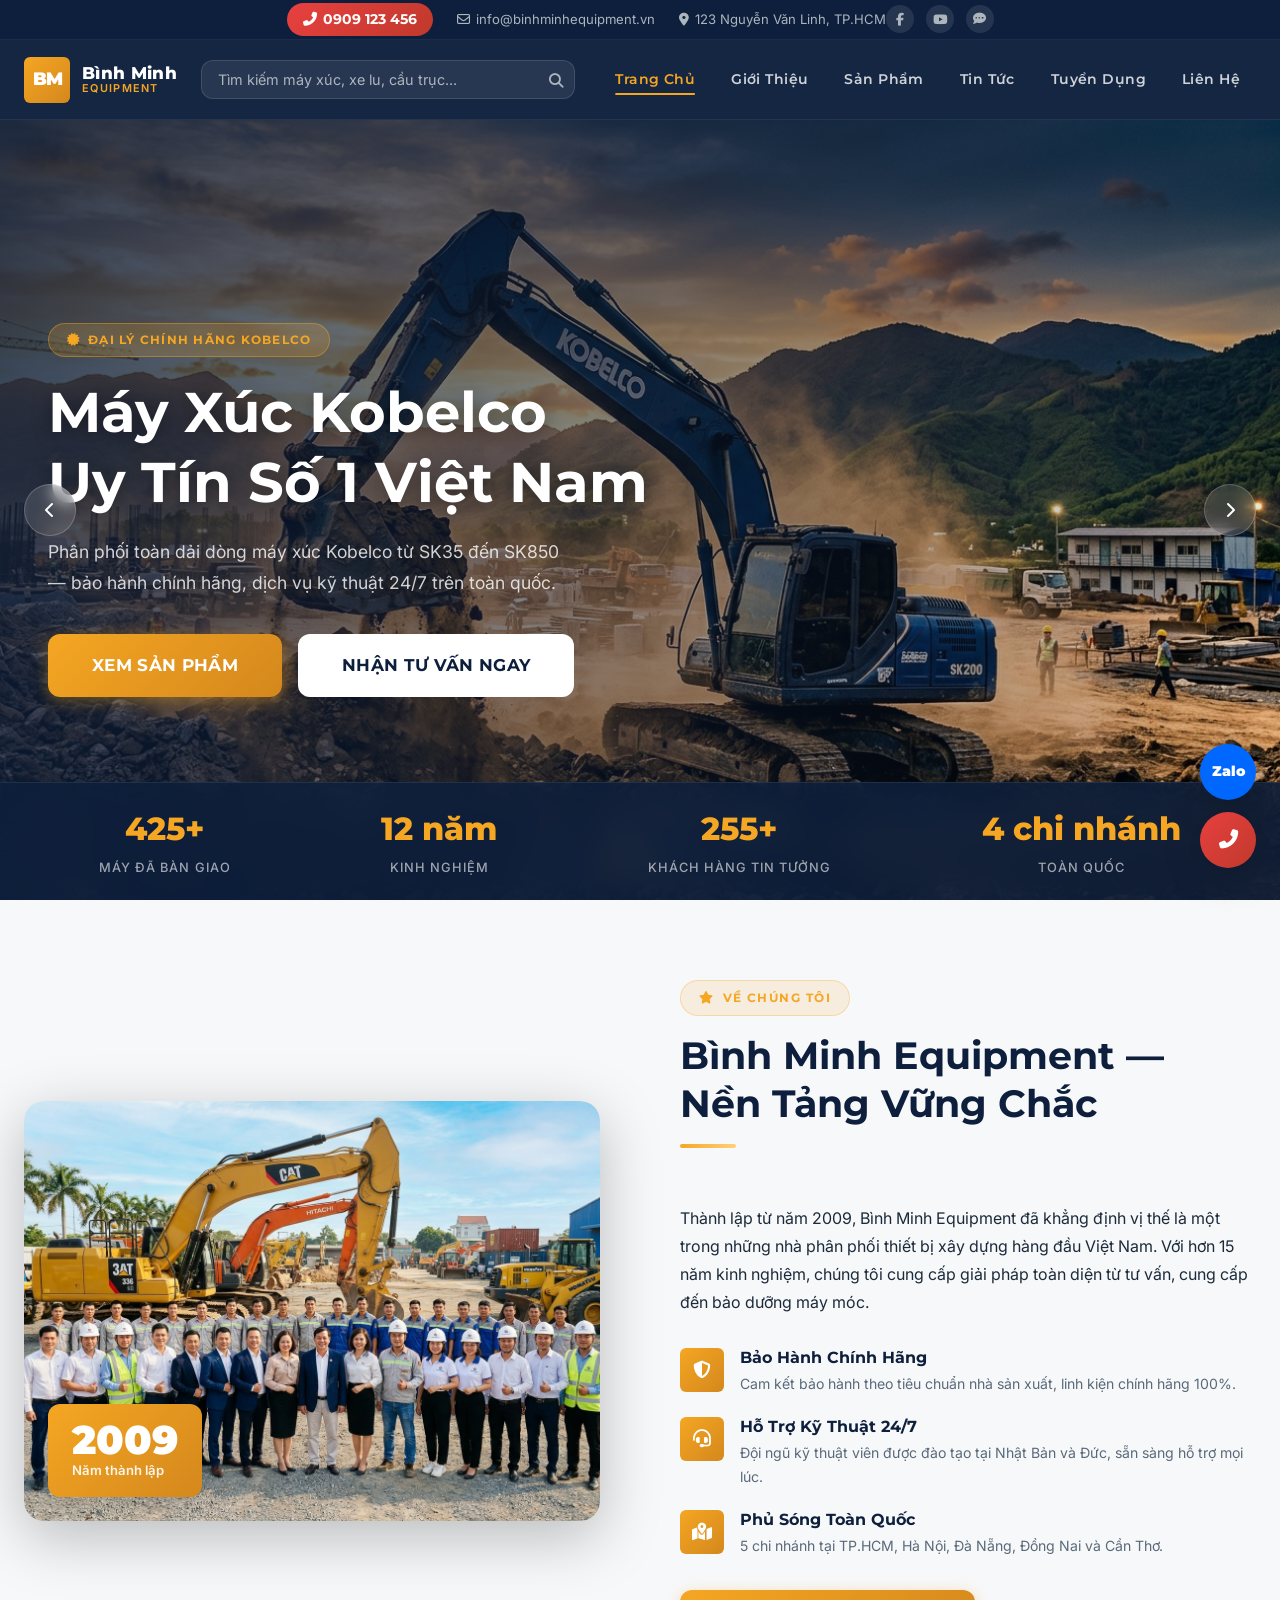
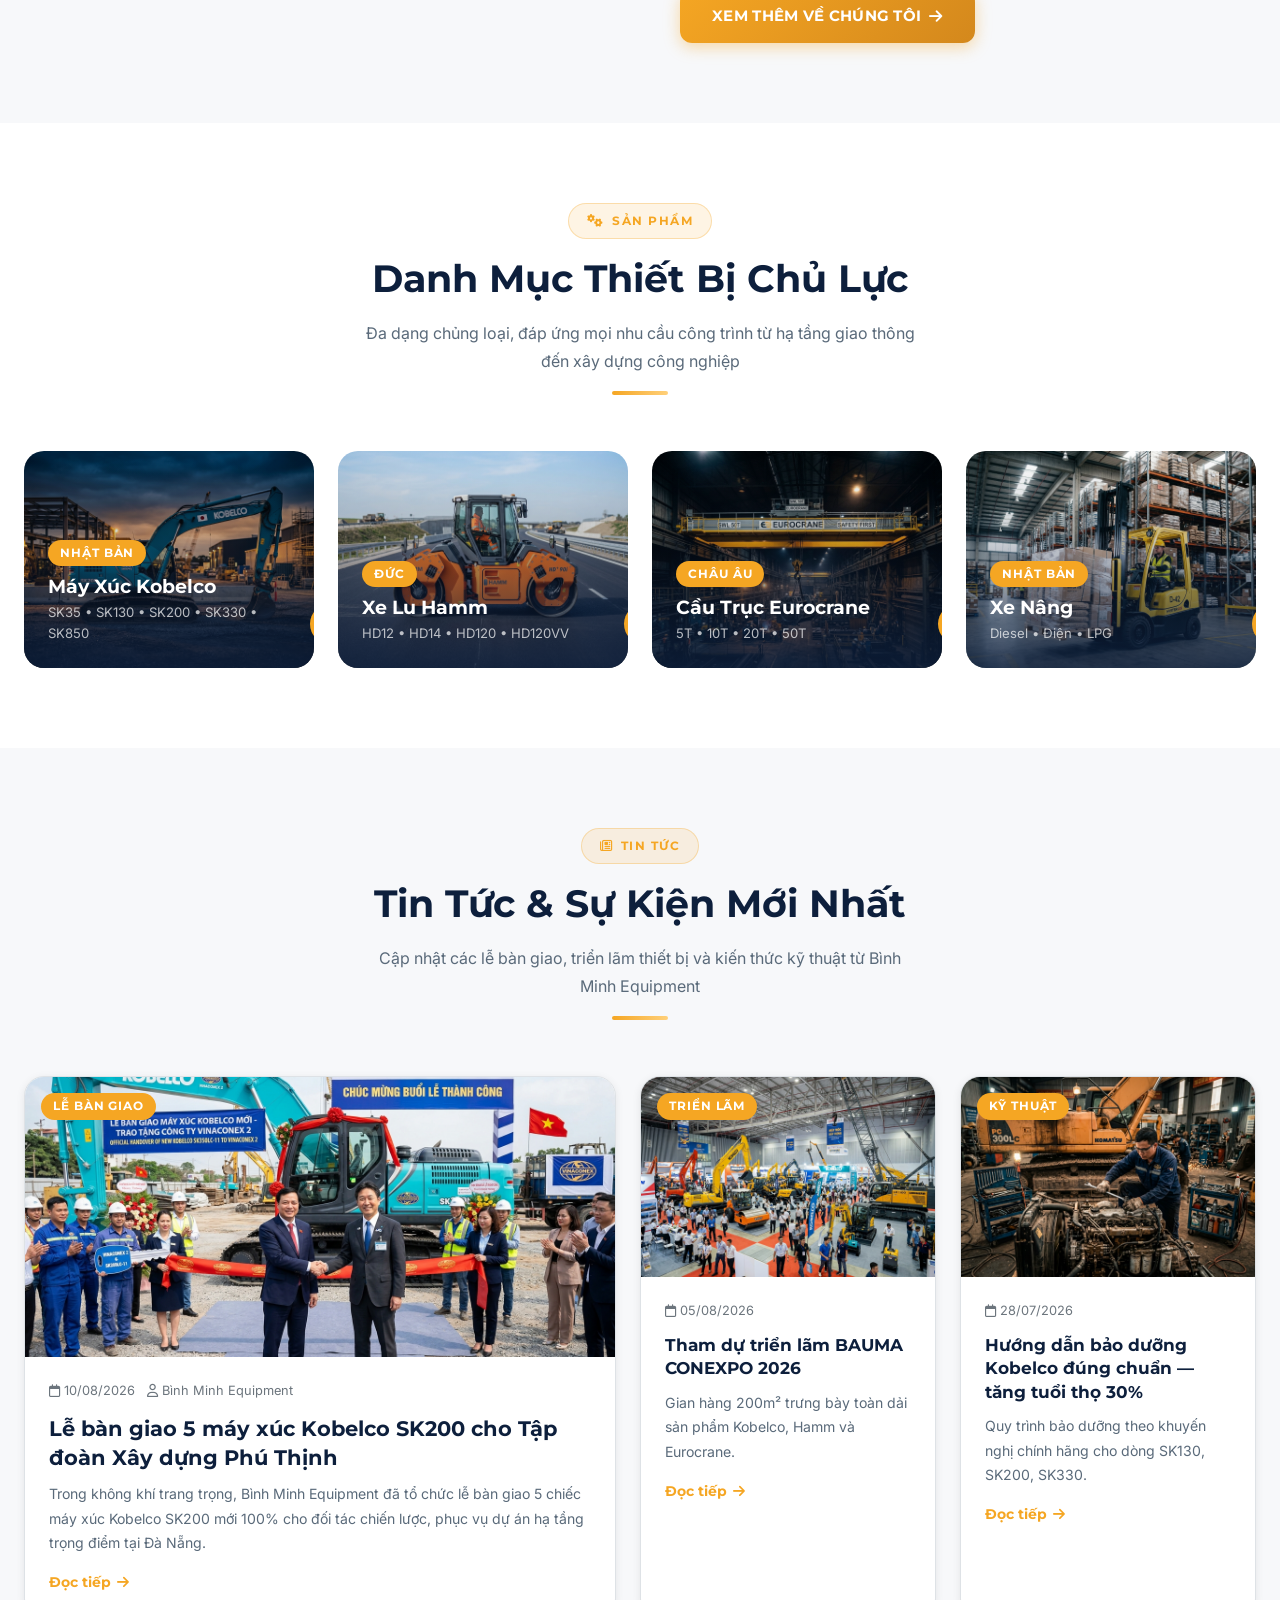
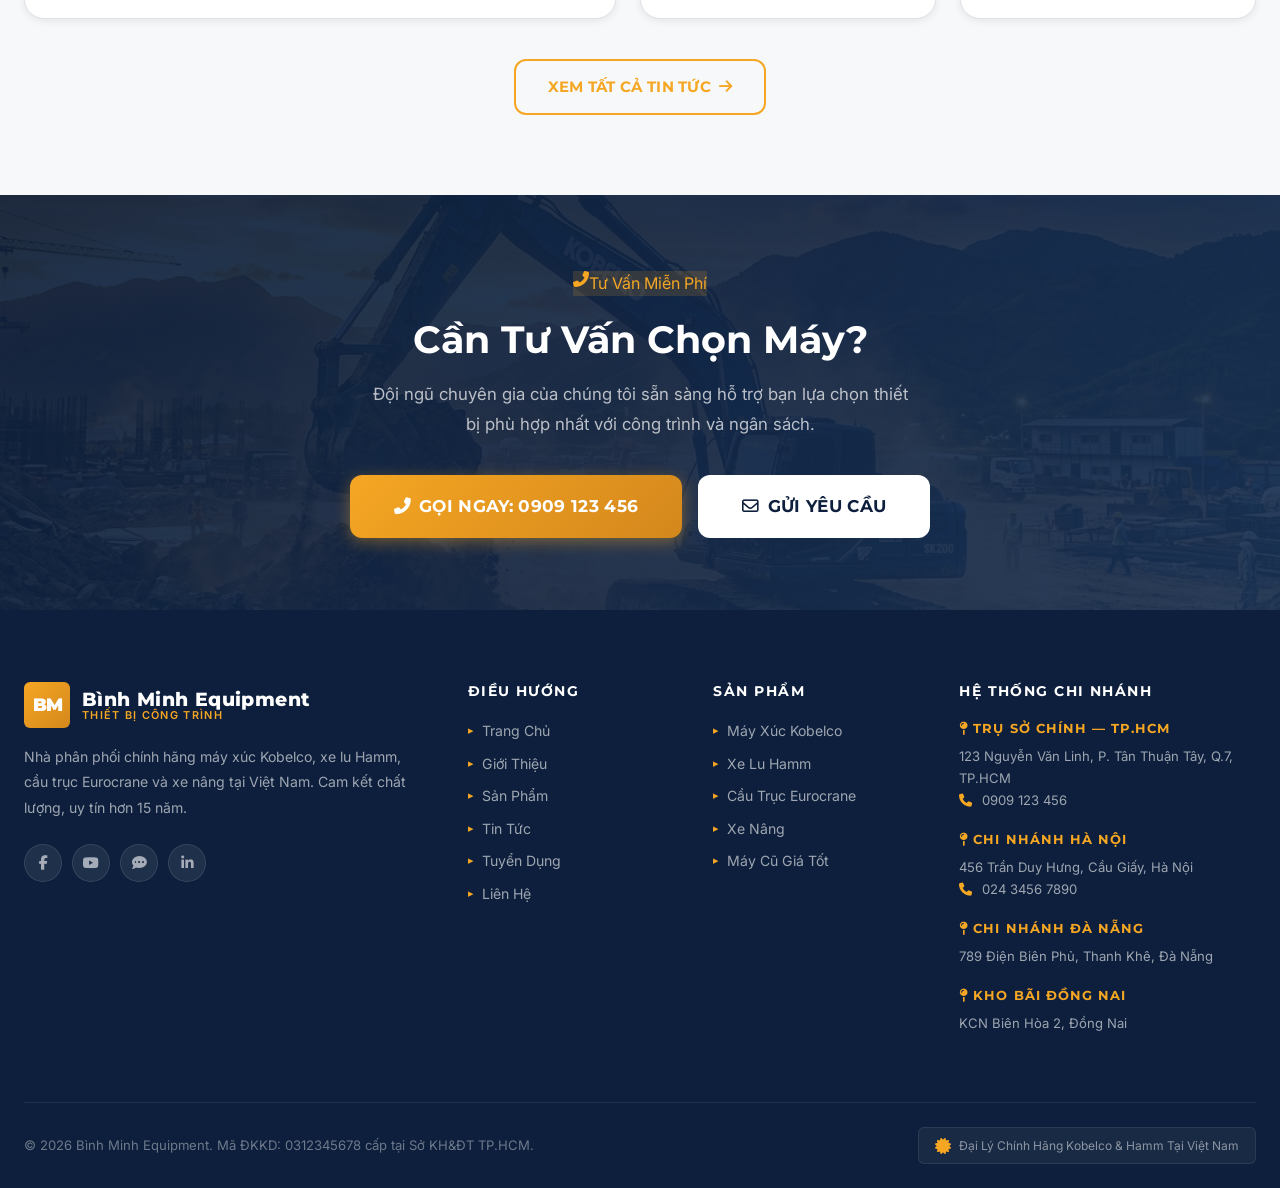
<file: index.html>
<!DOCTYPE html>
<html lang="vi">
<head>
  <meta charset="UTF-8">
  <meta name="viewport" content="width=device-width, initial-scale=1.0">
  <meta name="description" content="Bình Minh Equipment — Nhà phân phối chính hãng máy xúc Kobelco, xe lu Hamm, cầu trục Eurocrane, xe nâng tại Việt Nam. Gọi ngay: 0909 123 456.">
  <title>Bình Minh Equipment — Nhà Phân Phối Máy Xúc Kobelco & Xe Lu Hamm Chính Hãng</title>
  <link rel="stylesheet" href="css/style.css">
  <link rel="stylesheet" href="https://cdnjs.cloudflare.com/ajax/libs/font-awesome/6.5.0/css/all.min.css">
</head>
<body>

<!-- ===== TOP BAR ===== -->
<div class="topbar">
  <div class="container">
    <div class="topbar-contact">
      <a href="tel:0909123456" class="hotline-badge"><i class="fas fa-phone-alt"></i> 0909 123 456</a>
      <a href="mailto:info@binhminhequipment.vn" class="email"><i class="far fa-envelope"></i> info@binhminhequipment.vn</a>
      <a href="#"><i class="fas fa-map-marker-alt"></i> 123 Nguyễn Văn Linh, TP.HCM</a>
    </div>
    <div class="topbar-social">
      <a href="#" aria-label="Facebook"><i class="fab fa-facebook-f"></i></a>
      <a href="#" aria-label="YouTube"><i class="fab fa-youtube"></i></a>
      <a href="#" aria-label="Zalo"><i class="fas fa-comment-dots"></i></a>
    </div>
  </div>
</div>

<!-- ===== HEADER ===== -->
<header class="header" id="header">
  <div class="container">
    <a href="index.html" class="logo">
      <div class="logo-icon">BM</div>
      <div class="logo-text">
        <span class="name">Bình Minh</span>
        <span class="sub">Equipment</span>
      </div>
    </a>

    <form class="search-bar" id="search-form">
      <input type="text" id="search-input" placeholder="Tìm kiếm máy xúc, xe lu, cầu trục..." aria-label="Tìm kiếm">
      <button type="submit" aria-label="Tìm kiếm"><i class="fas fa-search"></i></button>
    </form>

    <nav class="nav" id="main-nav">
      <a href="index.html"   class="nav-link active">Trang Chủ</a>
      <a href="about.html"   class="nav-link">Giới Thiệu</a>
      <a href="products.html" class="nav-link">Sản Phẩm</a>
      <a href="news.html"    class="nav-link">Tin Tức</a>
      <a href="news.html#jobs" class="nav-link">Tuyển Dụng</a>
      <a href="contact.html" class="nav-link">Liên Hệ</a>
    </nav>

    <button class="hamburger" id="hamburger" aria-label="Menu">
      <span></span><span></span><span></span>
    </button>
  </div>
</header>

<!-- ===== HERO SLIDER ===== -->
<section class="hero-slider" aria-label="Banner giới thiệu">

  <div class="slide active">
    <img src="images/hero_kobelco.jpg" alt="Máy xúc Kobelco SK200" class="slide-bg">
    <div class="slide-overlay"></div>
    <div class="slide-content">
      <div class="inner">
        <span class="slide-tag"><i class="fas fa-certificate"></i> Đại Lý Chính Hãng Kobelco</span>
        <h1>Máy Xúc Kobelco<br>Uy Tín Số 1 Việt Nam</h1>
        <p>Phân phối toàn dải dòng máy xúc Kobelco từ SK35 đến SK850 — bảo hành chính hãng, dịch vụ kỹ thuật 24/7 trên toàn quốc.</p>
        <div class="slide-actions">
          <a href="products.html?brand=kobelco" class="btn btn-primary btn-lg">Xem Sản Phẩm</a>
          <a href="contact.html" class="btn btn-white btn-lg" data-modal>Nhận Tư Vấn Ngay</a>
        </div>
      </div>
    </div>
  </div>

  <div class="slide">
    <img src="images/hero_hamm.jpg" alt="Xe lu Hamm HD120" class="slide-bg">
    <div class="slide-overlay"></div>
    <div class="slide-content">
      <div class="inner">
        <span class="slide-tag"><i class="fas fa-road"></i> Đại Lý Chính Hãng Hamm (Đức)</span>
        <h1>Xe Lu Hamm —<br>Chuẩn Hạ Tầng Quốc Tế</h1>
        <p>Dòng xe lu rung Hamm HD Series từ WIRTGEN GROUP Đức — được lựa chọn trong các dự án đường cao tốc, sân bay trọng điểm Việt Nam.</p>
        <div class="slide-actions">
          <a href="products.html?brand=hamm" class="btn btn-primary btn-lg">Xem Xe Lu Hamm</a>
          <a href="contact.html" class="btn btn-white btn-lg">Nhận Báo Giá</a>
        </div>
      </div>
    </div>
  </div>

  <div class="slide">
    <img src="images/hero_company.jpg" alt="Bình Minh Equipment" class="slide-bg">
    <div class="slide-overlay"></div>
    <div class="slide-content">
      <div class="inner">
        <span class="slide-tag"><i class="fas fa-building"></i> Hơn 15 Năm Kinh Nghiệm</span>
        <h1>Bình Minh Equipment —<br>Đối Tác Thiết Bị Tin Cậy</h1>
        <p>Hệ thống chi nhánh trải khắp Bắc – Trung – Nam. Cung cấp giải pháp thiết bị công trình toàn diện từ mua, thuê đến bảo dưỡng.</p>
        <div class="slide-actions">
          <a href="about.html" class="btn btn-primary btn-lg">Tìm Hiểu Về Chúng Tôi</a>
          <a href="contact.html" class="btn btn-white btn-lg">Liên Hệ Ngay</a>
        </div>
      </div>
    </div>
  </div>

  <!-- Controls -->
  <button class="slider-nav slider-prev" aria-label="Slide trước"><i class="fas fa-chevron-left"></i></button>
  <button class="slider-nav slider-next" aria-label="Slide sau"><i class="fas fa-chevron-right"></i></button>
  <div class="slider-dots">
    <div class="dot active"></div>
    <div class="dot"></div>
    <div class="dot"></div>
  </div>

  <!-- Stats bar -->
  <div class="stats-bar">
    <div class="container">
      <div class="stat-item">
        <span class="num" data-count="500" data-suffix="+">0+</span>
        <span class="desc">Máy đã bàn giao</span>
      </div>
      <div class="stat-item">
        <span class="num" data-count="15" data-suffix=" năm">0 năm</span>
        <span class="desc">Kinh nghiệm</span>
      </div>
      <div class="stat-item">
        <span class="num" data-count="300" data-suffix="+">0+</span>
        <span class="desc">Khách hàng tin tưởng</span>
      </div>
      <div class="stat-item">
        <span class="num" data-count="5" data-suffix=" chi nhánh">0 chi nhánh</span>
        <span class="desc">Toàn quốc</span>
      </div>
    </div>
  </div>
</section>

<!-- ===== ABOUT BLOCK ===== -->
<section class="section bg-light" id="about-block">
  <div class="container">
    <div class="about-block">
      <div class="img-wrap fade-in-left">
        <img src="images/about_team.jpg" alt="Đội ngũ Bình Minh Equipment">
        <div class="img-badge">
          <div class="num">2009</div>
          <div class="txt">Năm thành lập</div>
        </div>
      </div>
      <div class="about-content fade-in-right">
        <div class="section-header">
          <span class="label"><i class="fas fa-star"></i> Về Chúng Tôi</span>
          <h2>Bình Minh Equipment —<br>Nền Tảng Vững Chắc</h2>
          <div class="title-bar"></div>
        </div>
        <p>Thành lập từ năm 2009, Bình Minh Equipment đã khẳng định vị thế là một trong những nhà phân phối thiết bị xây dựng hàng đầu Việt Nam. Với hơn 15 năm kinh nghiệm, chúng tôi cung cấp giải pháp toàn diện từ tư vấn, cung cấp đến bảo dưỡng máy móc.</p>
        <div class="features">
          <div class="feature-item">
            <div class="feature-icon"><i class="fas fa-shield-alt"></i></div>
            <div>
              <h4>Bảo Hành Chính Hãng</h4>
              <p>Cam kết bảo hành theo tiêu chuẩn nhà sản xuất, linh kiện chính hãng 100%.</p>
            </div>
          </div>
          <div class="feature-item">
            <div class="feature-icon"><i class="fas fa-headset"></i></div>
            <div>
              <h4>Hỗ Trợ Kỹ Thuật 24/7</h4>
              <p>Đội ngũ kỹ thuật viên được đào tạo tại Nhật Bản và Đức, sẵn sàng hỗ trợ mọi lúc.</p>
            </div>
          </div>
          <div class="feature-item">
            <div class="feature-icon"><i class="fas fa-map-marked-alt"></i></div>
            <div>
              <h4>Phủ Sóng Toàn Quốc</h4>
              <p>5 chi nhánh tại TP.HCM, Hà Nội, Đà Nẵng, Đồng Nai và Cần Thơ.</p>
            </div>
          </div>
        </div>
        <a href="about.html" class="btn btn-primary">Xem Thêm Về Chúng Tôi <i class="fas fa-arrow-right"></i></a>
      </div>
    </div>
  </div>
</section>

<!-- ===== PRODUCT CATEGORIES ===== -->
<section class="section" id="product-categories">
  <div class="container">
    <div class="section-header center fade-in">
      <span class="label"><i class="fas fa-cogs"></i> Sản Phẩm</span>
      <h2>Danh Mục Thiết Bị Chủ Lực</h2>
      <p>Đa dạng chủng loại, đáp ứng mọi nhu cầu công trình từ hạ tầng giao thông đến xây dựng công nghiệp</p>
      <div class="title-bar"></div>
    </div>
    <div class="categories-grid">

      <div class="cat-card fade-in" onclick="window.location='products.html?brand=kobelco'" role="button" tabindex="0">
        <img src="images/cat_kobelco.jpg" alt="Máy xúc Kobelco">
        <div class="cat-overlay"></div>
        <div class="cat-content">
          <span class="cat-tag">Nhật Bản</span>
          <h3>Máy Xúc Kobelco</h3>
          <div class="cat-sub">SK35 • SK130 • SK200 • SK330 • SK850</div>
        </div>
        <div class="cat-arrow"><i class="fas fa-arrow-right"></i></div>
      </div>

      <div class="cat-card fade-in" onclick="window.location='products.html?brand=hamm'" role="button" tabindex="0">
        <img src="images/cat_hamm.jpg" alt="Xe lu Hamm">
        <div class="cat-overlay"></div>
        <div class="cat-content">
          <span class="cat-tag">Đức</span>
          <h3>Xe Lu Hamm</h3>
          <div class="cat-sub">HD12 • HD14 • HD120 • HD120VV</div>
        </div>
        <div class="cat-arrow"><i class="fas fa-arrow-right"></i></div>
      </div>

      <div class="cat-card fade-in" onclick="window.location='products.html?brand=eurocrane'" role="button" tabindex="0">
        <img src="images/cat_crane.jpg" alt="Cầu trục Eurocrane">
        <div class="cat-overlay"></div>
        <div class="cat-content">
          <span class="cat-tag">Châu Âu</span>
          <h3>Cầu Trục Eurocrane</h3>
          <div class="cat-sub">5T • 10T • 20T • 50T</div>
        </div>
        <div class="cat-arrow"><i class="fas fa-arrow-right"></i></div>
      </div>

      <div class="cat-card fade-in" onclick="window.location='products.html?brand=forklift'" role="button" tabindex="0">
        <img src="images/cat_forklift.jpg" alt="Xe nâng">
        <div class="cat-overlay"></div>
        <div class="cat-content">
          <span class="cat-tag">Nhật Bản</span>
          <h3>Xe Nâng</h3>
          <div class="cat-sub">Diesel • Điện • LPG</div>
        </div>
        <div class="cat-arrow"><i class="fas fa-arrow-right"></i></div>
      </div>

    </div>
  </div>
</section>

<!-- ===== NEWS SECTION ===== -->
<section class="section bg-light" id="news-section">
  <div class="container">
    <div class="section-header fade-in" style="display:flex; flex-direction:column; align-items:center; text-align:center">
      <span class="label"><i class="far fa-newspaper"></i> Tin Tức</span>
      <h2>Tin Tức & Sự Kiện Mới Nhất</h2>
      <p>Cập nhật các lễ bàn giao, triển lãm thiết bị và kiến thức kỹ thuật từ Bình Minh Equipment</p>
      <div class="title-bar"></div>
    </div>
    <div class="news-grid">
      <div class="news-card large fade-in">
        <div class="card-img">
          <img src="images/news_handover.jpg" alt="Lễ bàn giao máy xúc Kobelco SK200" style="height:280px;object-fit:cover;width:100%">
          <span class="card-cat">Lễ Bàn Giao</span>
        </div>
        <div class="card-body">
          <div class="card-meta">
            <span><i class="far fa-calendar"></i> 10/08/2026</span>
            <span><i class="far fa-user"></i> Bình Minh Equipment</span>
          </div>
          <h3>Lễ bàn giao 5 máy xúc Kobelco SK200 cho Tập đoàn Xây dựng Phú Thịnh</h3>
          <p>Trong không khí trang trọng, Bình Minh Equipment đã tổ chức lễ bàn giao 5 chiếc máy xúc Kobelco SK200 mới 100% cho đối tác chiến lược, phục vụ dự án hạ tầng trọng điểm tại Đà Nẵng.</p>
          <a href="news.html" class="read-more">Đọc tiếp <i class="fas fa-arrow-right"></i></a>
        </div>
      </div>

      <div class="news-card fade-in">
        <div class="card-img">
          <img src="images/news_exhibition.jpg" alt="Triển lãm thiết bị xây dựng">
          <span class="card-cat">Triển Lãm</span>
        </div>
        <div class="card-body">
          <div class="card-meta">
            <span><i class="far fa-calendar"></i> 05/08/2026</span>
          </div>
          <h3>Tham dự triển lãm BAUMA CONEXPO 2026</h3>
          <p>Gian hàng 200m² trưng bày toàn dải sản phẩm Kobelco, Hamm và Eurocrane.</p>
          <a href="news.html" class="read-more">Đọc tiếp <i class="fas fa-arrow-right"></i></a>
        </div>
      </div>

      <div class="news-card fade-in">
        <div class="card-img">
          <img src="images/news_maintenance.jpg" alt="Bảo dưỡng máy xúc Kobelco">
          <span class="card-cat">Kỹ Thuật</span>
        </div>
        <div class="card-body">
          <div class="card-meta">
            <span><i class="far fa-calendar"></i> 28/07/2026</span>
          </div>
          <h3>Hướng dẫn bảo dưỡng Kobelco đúng chuẩn — tăng tuổi thọ 30%</h3>
          <p>Quy trình bảo dưỡng theo khuyến nghị chính hãng cho dòng SK130, SK200, SK330.</p>
          <a href="news.html" class="read-more">Đọc tiếp <i class="fas fa-arrow-right"></i></a>
        </div>
      </div>
    </div>
    <div class="text-center" style="margin-top:40px">
      <a href="news.html" class="btn btn-outline-primary">Xem Tất Cả Tin Tức <i class="fas fa-arrow-right"></i></a>
    </div>
  </div>
</section>

<!-- ===== CTA BANNER ===== -->
<section style="background:linear-gradient(135deg,#0D1F3C 0%,#1A3356 100%); padding:72px 0; position:relative; overflow:hidden;">
  <div style="position:absolute;inset:0;background:url('images/hero_kobelco.jpg') center/cover;opacity:.08"></div>
  <div class="container text-center" style="position:relative;z-index:1">
    <span class="label" style="color:var(--primary);background:rgba(245,166,35,.15);border-color:rgba(245,166,35,.3);margin-bottom:20px;display:inline-flex">
      <i class="fas fa-phone-alt"></i> Tư Vấn Miễn Phí
    </span>
    <h2 style="color:#fff;margin-bottom:16px">Cần Tư Vấn Chọn Máy?</h2>
    <p style="color:rgba(255,255,255,.7);max-width:540px;margin:0 auto 36px;font-size:1.05rem">
      Đội ngũ chuyên gia của chúng tôi sẵn sàng hỗ trợ bạn lựa chọn thiết bị phù hợp nhất với công trình và ngân sách.
    </p>
    <div style="display:flex;gap:16px;justify-content:center;flex-wrap:wrap">
      <a href="tel:0909123456" class="btn btn-primary btn-lg"><i class="fas fa-phone-alt"></i> Gọi Ngay: 0909 123 456</a>
      <a href="contact.html"   class="btn btn-white   btn-lg"><i class="far fa-envelope"></i> Gửi Yêu Cầu</a>
    </div>
  </div>
</section>

<!-- ===== FOOTER ===== -->
<footer class="footer">
  <div class="footer-top">
    <div class="container">
      <div class="footer-grid">

        <div class="footer-brand">
          <div class="logo" style="margin-bottom:16px">
            <div class="logo-icon">BM</div>
            <div class="logo-text">
              <span class="name">Bình Minh Equipment</span>
              <span class="sub">Thiết Bị Công Trình</span>
            </div>
          </div>
          <p>Nhà phân phối chính hãng máy xúc Kobelco, xe lu Hamm, cầu trục Eurocrane và xe nâng tại Việt Nam. Cam kết chất lượng, uy tín hơn 15 năm.</p>
          <div class="social-links">
            <a href="#" aria-label="Facebook"><i class="fab fa-facebook-f"></i></a>
            <a href="#" aria-label="YouTube"><i class="fab fa-youtube"></i></a>
            <a href="#" aria-label="Zalo"><i class="fas fa-comment-dots"></i></a>
            <a href="#" aria-label="LinkedIn"><i class="fab fa-linkedin-in"></i></a>
          </div>
        </div>

        <div class="footer-col">
          <h4>Điều Hướng</h4>
          <div class="footer-links">
            <a href="index.html">Trang Chủ</a>
            <a href="about.html">Giới Thiệu</a>
            <a href="products.html">Sản Phẩm</a>
            <a href="news.html">Tin Tức</a>
            <a href="news.html#jobs">Tuyển Dụng</a>
            <a href="contact.html">Liên Hệ</a>
          </div>
        </div>

        <div class="footer-col">
          <h4>Sản Phẩm</h4>
          <div class="footer-links">
            <a href="products.html?brand=kobelco">Máy Xúc Kobelco</a>
            <a href="products.html?brand=hamm">Xe Lu Hamm</a>
            <a href="products.html?brand=eurocrane">Cầu Trục Eurocrane</a>
            <a href="products.html?brand=forklift">Xe Nâng</a>
            <a href="products.html?status=used">Máy Cũ Giá Tốt</a>
          </div>
        </div>

        <div class="footer-col">
          <h4>Hệ Thống Chi Nhánh</h4>
          <div class="branch-item">
            <h5><i class="fas fa-map-pin"></i> Trụ Sở Chính — TP.HCM</h5>
            <p>123 Nguyễn Văn Linh, P. Tân Thuận Tây, Q.7, TP.HCM<br>
            <i class="fas fa-phone"></i> 0909 123 456</p>
          </div>
          <div class="branch-item">
            <h5><i class="fas fa-map-pin"></i> Chi Nhánh Hà Nội</h5>
            <p>456 Trần Duy Hưng, Cầu Giấy, Hà Nội<br>
            <i class="fas fa-phone"></i> 024 3456 7890</p>
          </div>
          <div class="branch-item">
            <h5><i class="fas fa-map-pin"></i> Chi Nhánh Đà Nẵng</h5>
            <p>789 Điện Biên Phủ, Thanh Khê, Đà Nẵng</p>
          </div>
          <div class="branch-item">
            <h5><i class="fas fa-map-pin"></i> Kho Bãi Đồng Nai</h5>
            <p>KCN Biên Hòa 2, Đồng Nai</p>
          </div>
        </div>

      </div>
    </div>
  </div>
  <div class="container">
    <div class="footer-bottom">
      <p>© 2026 Bình Minh Equipment. Mã ĐKKD: 0312345678 cấp tại Sở KH&ĐT TP.HCM.</p>
      <div class="footer-cert">
        <i class="fas fa-certificate" style="color:var(--primary)"></i>
        <span>Đại Lý Chính Hãng Kobelco & Hamm Tại Việt Nam</span>
      </div>
    </div>
  </div>
</footer>

<!-- ===== FLOATING BUTTONS ===== -->
<div class="float-buttons">
  <a href="https://zalo.me/0909123456" target="_blank" class="float-btn zalo" aria-label="Chat Zalo">
    <span>Zalo</span>
    <div class="tooltip">Chat Zalo ngay</div>
  </a>
  <a href="tel:0909123456" class="float-btn phone" aria-label="Gọi Hotline">
    <i class="fas fa-phone-alt"></i>
    <div class="tooltip">0909 123 456</div>
  </a>
</div>

<!-- ===== MODAL FORM ===== -->
<div class="modal-overlay" id="modal-overlay">
  <div class="modal-box">
    <button class="modal-close-btn" aria-label="Đóng">✕</button>
    <h3>Nhận Tư Vấn Miễn Phí</h3>
    <p class="modal-sub">Chuyên gia sẽ liên hệ bạn trong vòng 30 phút trong giờ hành chính.</p>
    <form id="modal-form">
      <div class="form-group">
        <label for="m-name">Họ và Tên <span>*</span></label>
        <input type="text" id="m-name" class="form-control" placeholder="Nguyễn Văn A" required>
      </div>
      <div class="form-group">
        <label for="m-phone">Số Điện Thoại <span>*</span></label>
        <input type="tel" id="m-phone" class="form-control" placeholder="0909 123 456" required>
      </div>
      <div class="form-group">
        <label for="m-need">Thiết Bị Quan Tâm</label>
        <select id="m-need" class="form-control">
          <option value="">-- Chọn loại thiết bị --</option>
          <option>Máy xúc Kobelco</option>
          <option>Xe lu Hamm</option>
          <option>Cầu trục Eurocrane</option>
          <option>Xe nâng</option>
          <option>Khác</option>
        </select>
      </div>
      <button type="submit" class="btn btn-primary" style="width:100%">Gửi Yêu Cầu <i class="fas fa-paper-plane"></i></button>
    </form>
  </div>
</div>

<script src="js/data.js"></script>
<script src="js/main.js"></script>
</body>
</html>
</file>
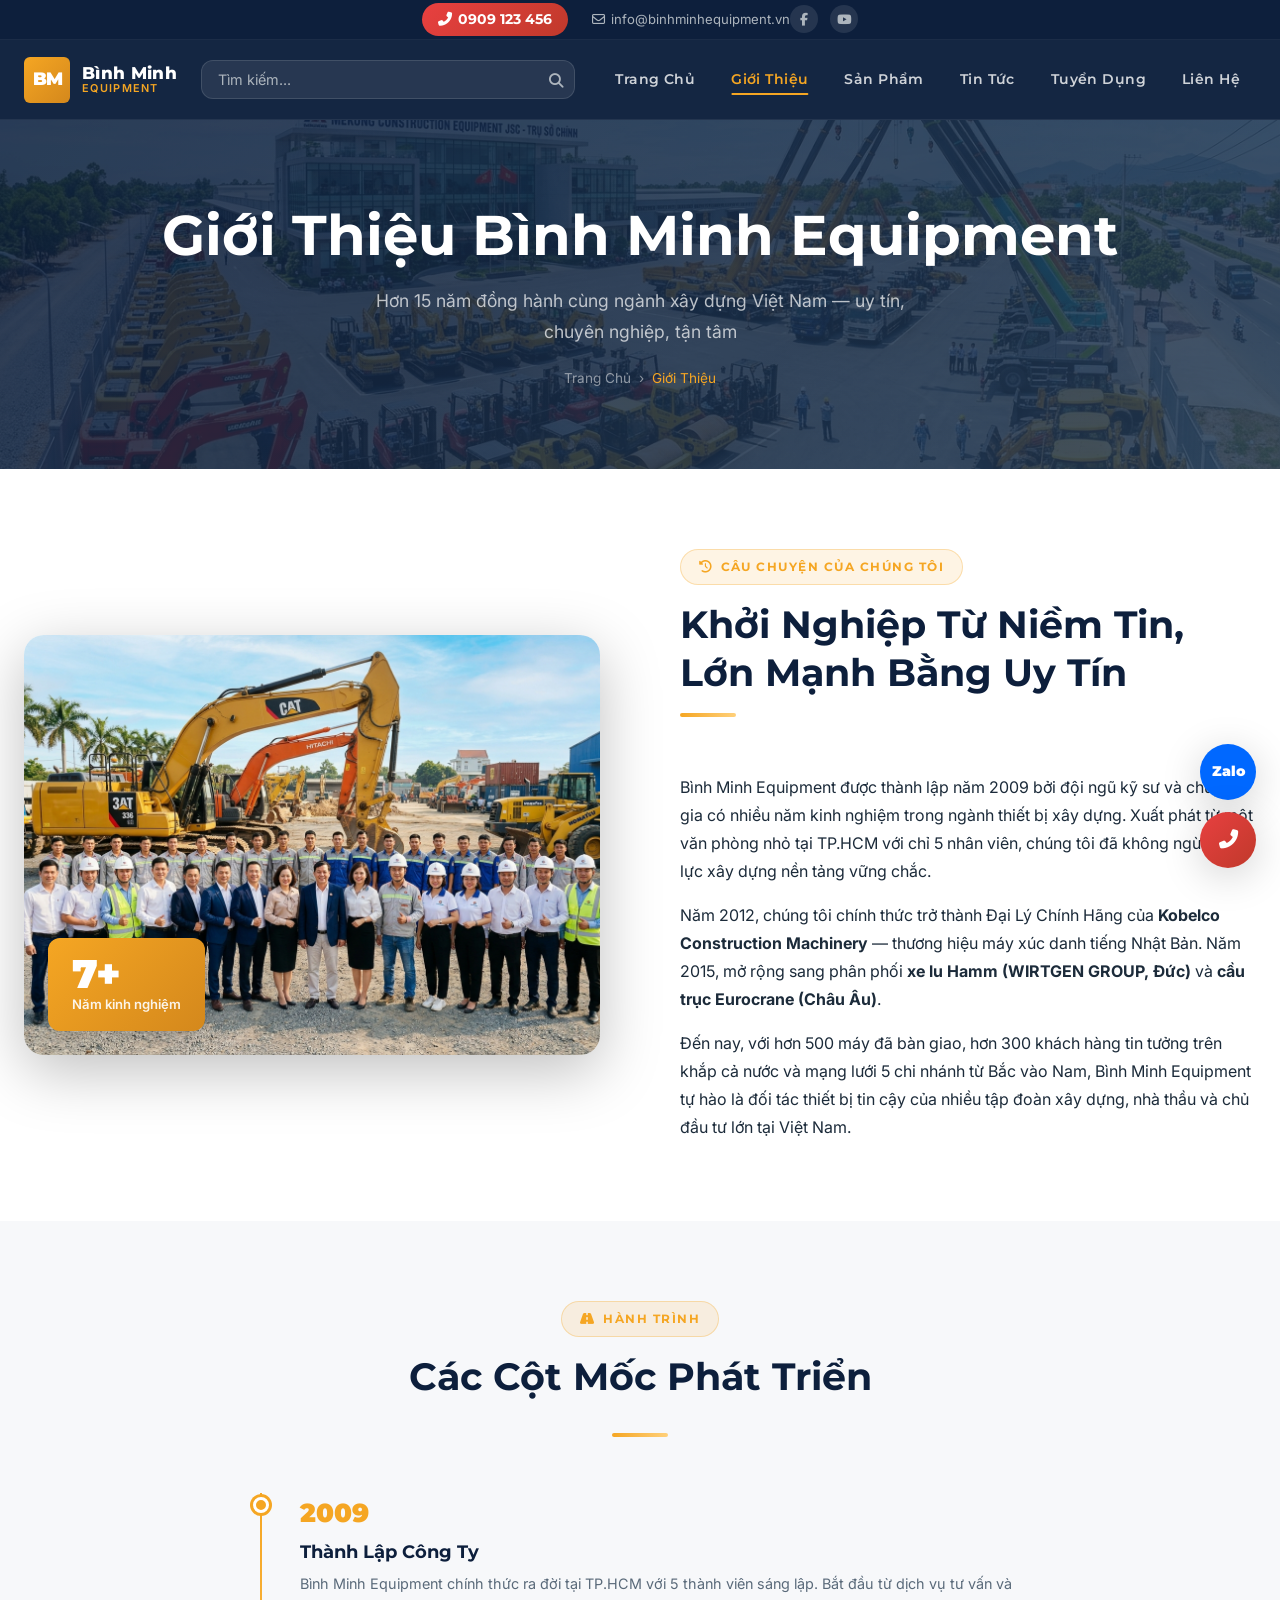
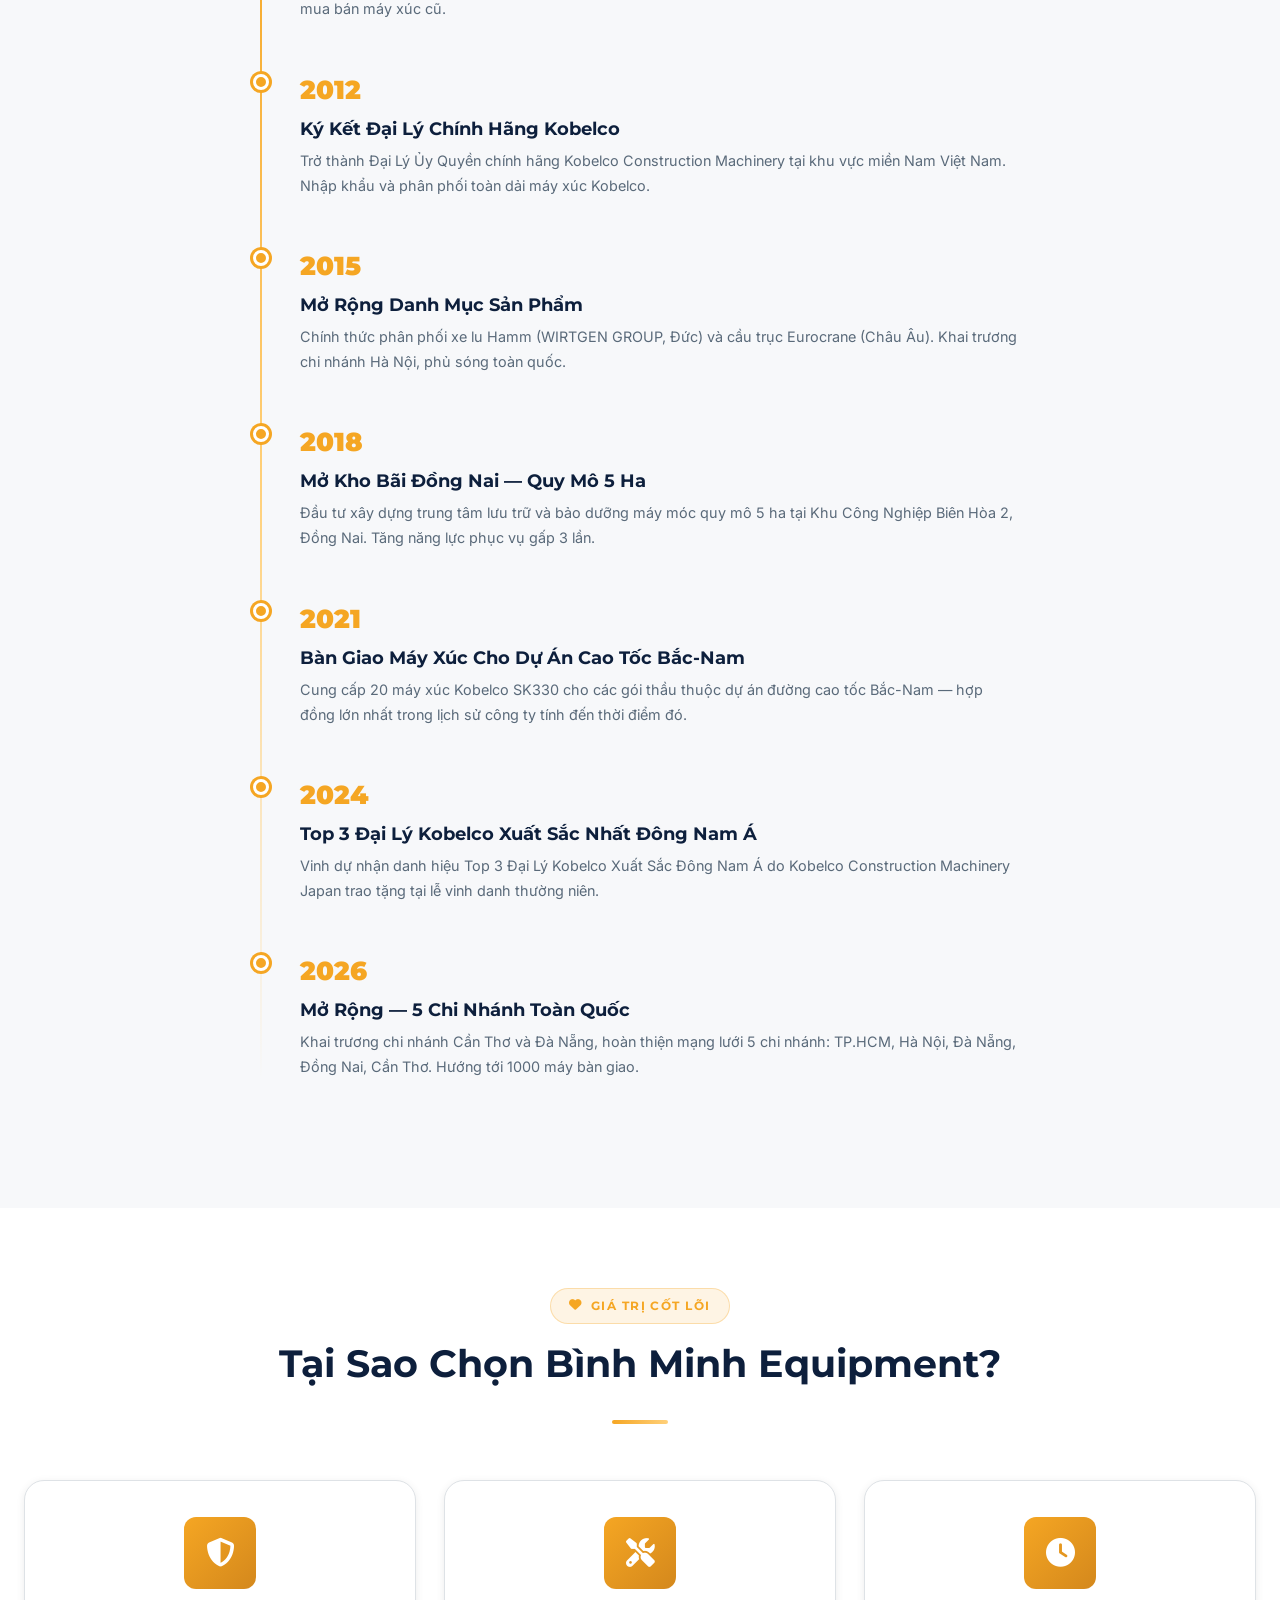
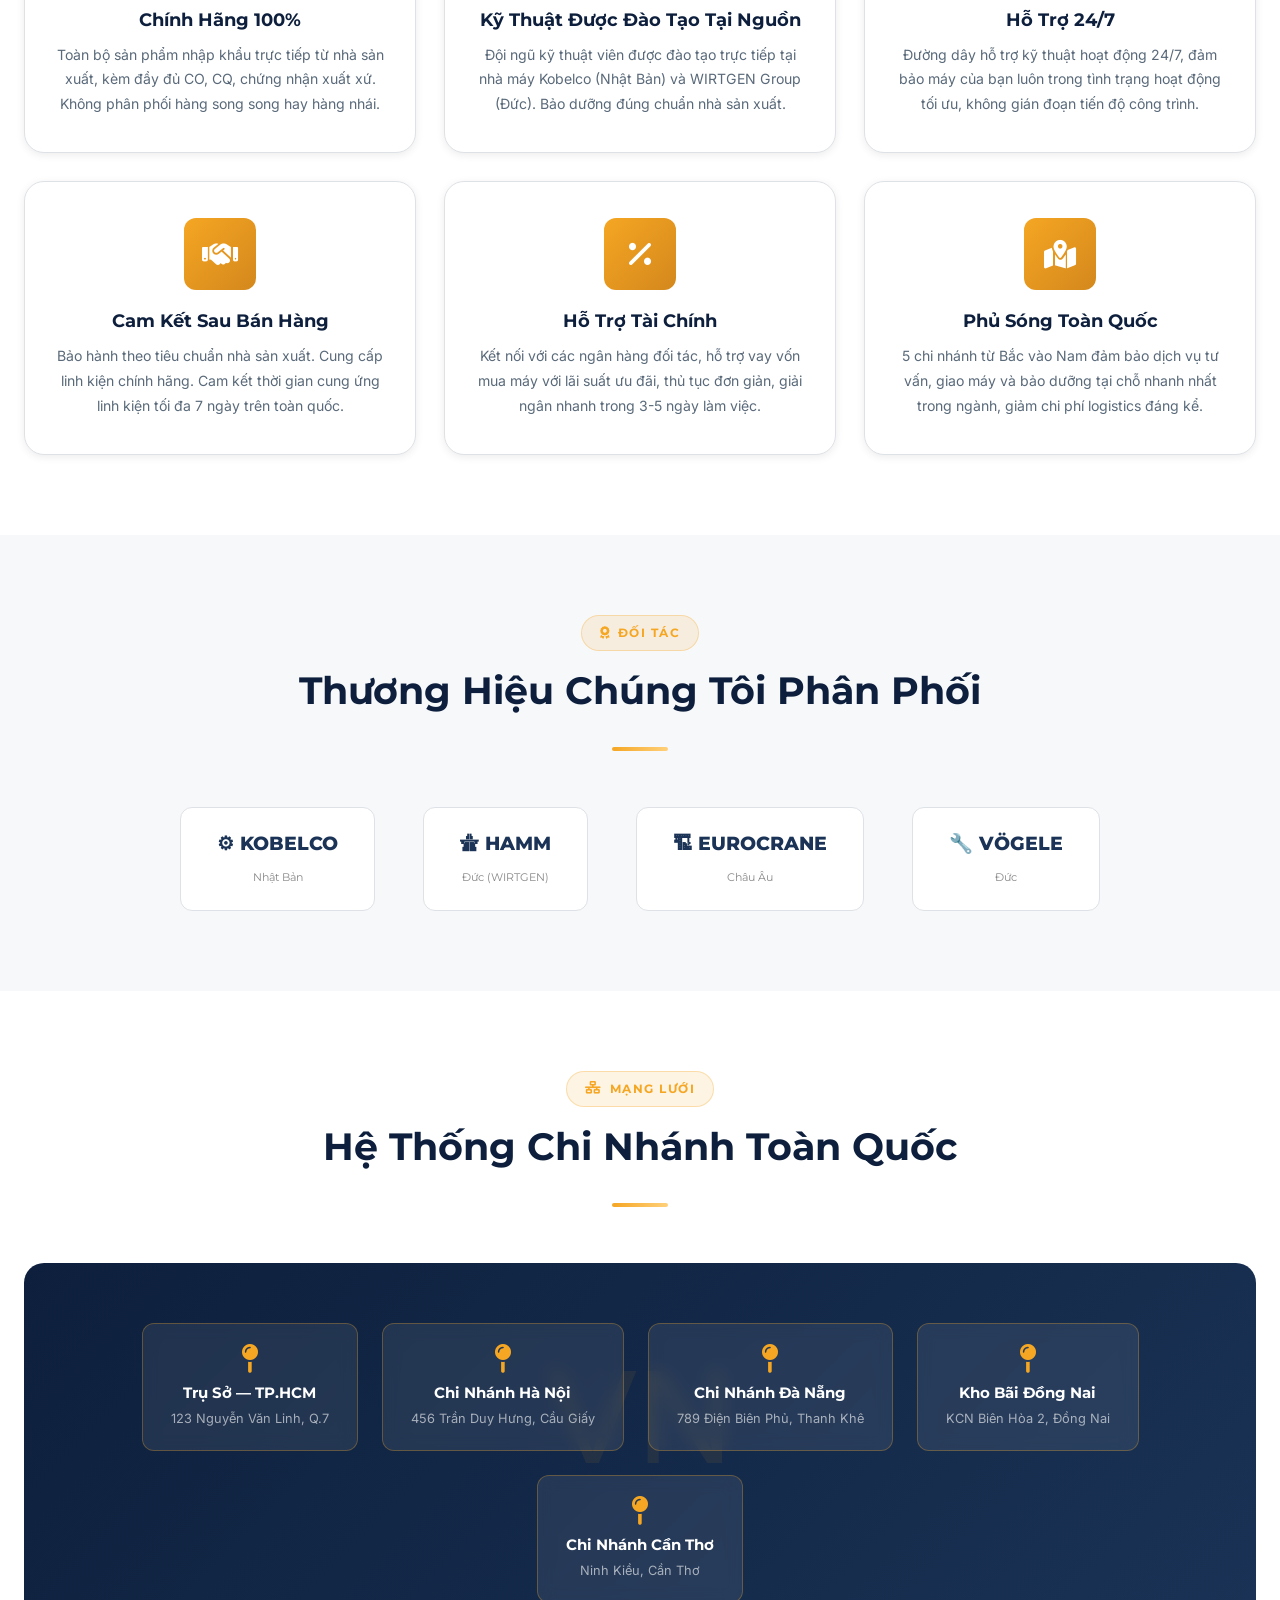
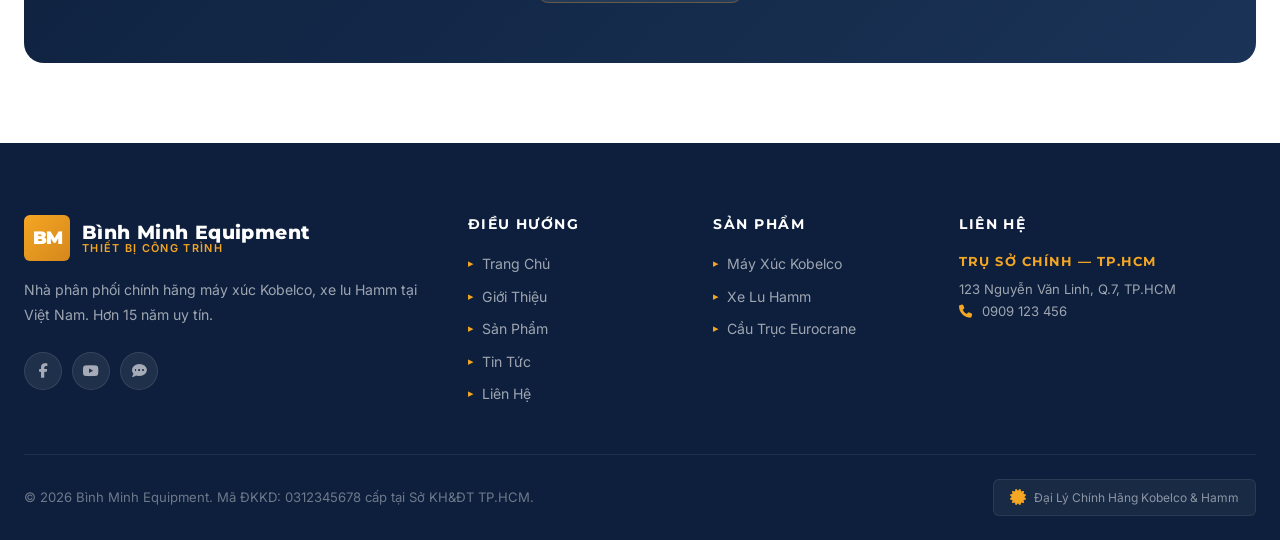
<file: about.html>
<!DOCTYPE html>
<html lang="vi">
<head>
  <meta charset="UTF-8">
  <meta name="viewport" content="width=device-width, initial-scale=1.0">
  <meta name="description" content="Giới thiệu về Bình Minh Equipment — hành trình 15 năm, tầm nhìn, cam kết và mạng lưới chi nhánh toàn quốc.">
  <title>Giới Thiệu | Bình Minh Equipment</title>
  <link rel="stylesheet" href="css/style.css">
  <link rel="stylesheet" href="https://cdnjs.cloudflare.com/ajax/libs/font-awesome/6.5.0/css/all.min.css">
  <style>
    .map-static {
      background: linear-gradient(135deg,#0D1F3C,#1A3356);
      border-radius: var(--radius-lg); padding: 60px 40px;
      position: relative; overflow: hidden; text-align: center;
    }
    .map-static::before {
      content: '';
      position: absolute; inset: 0;
      background: url('data:image/svg+xml,<svg xmlns="http://www.w3.org/2000/svg" width="800" height="600" viewBox="0 0 800 600"><text x="400" y="300" text-anchor="middle" fill="rgba(245,166,35,0.08)" font-size="200" font-family="Arial">VN</text></svg>') center/contain no-repeat;
    }
    .map-pins { display: flex; justify-content: center; flex-wrap: wrap; gap: 24px; position: relative; z-index: 1; }
    .map-pin {
      background: rgba(255,255,255,.08); border: 1px solid rgba(245,166,35,.3);
      border-radius: var(--radius-md); padding: 20px 28px; text-align: center;
      min-width: 180px; backdrop-filter: blur(8px);
    }
    .map-pin i { font-size: 1.8rem; color: var(--primary); margin-bottom: 10px; display: block; }
    .map-pin h4 { color: #fff; font-size: .95rem; margin-bottom: 6px; }
    .map-pin p  { color: rgba(255,255,255,.6); font-size: .8rem; }
  </style>
</head>
<body>

<!-- TOP BAR -->
<div class="topbar">
  <div class="container">
    <div class="topbar-contact">
      <a href="tel:0909123456" class="hotline-badge"><i class="fas fa-phone-alt"></i> 0909 123 456</a>
      <a href="mailto:info@binhminhequipment.vn" class="email"><i class="far fa-envelope"></i> info@binhminhequipment.vn</a>
    </div>
    <div class="topbar-social">
      <a href="#"><i class="fab fa-facebook-f"></i></a>
      <a href="#"><i class="fab fa-youtube"></i></a>
    </div>
  </div>
</div>

<!-- HEADER -->
<header class="header" id="header">
  <div class="container">
    <a href="index.html" class="logo">
      <div class="logo-icon">BM</div>
      <div class="logo-text"><span class="name">Bình Minh</span><span class="sub">Equipment</span></div>
    </a>
    <form class="search-bar" id="search-form">
      <input type="text" id="search-input" placeholder="Tìm kiếm..." aria-label="Tìm kiếm">
      <button type="submit"><i class="fas fa-search"></i></button>
    </form>
    <nav class="nav" id="main-nav">
      <a href="index.html"    class="nav-link">Trang Chủ</a>
      <a href="about.html"    class="nav-link active">Giới Thiệu</a>
      <a href="products.html" class="nav-link">Sản Phẩm</a>
      <a href="news.html"     class="nav-link">Tin Tức</a>
      <a href="news.html#jobs" class="nav-link">Tuyển Dụng</a>
      <a href="contact.html"  class="nav-link">Liên Hệ</a>
    </nav>
    <button class="hamburger" id="hamburger"><span></span><span></span><span></span></button>
  </div>
</header>

<!-- PAGE HERO -->
<div class="page-hero">
  <div class="container">
    <h1>Giới Thiệu Bình Minh Equipment</h1>
    <p>Hơn 15 năm đồng hành cùng ngành xây dựng Việt Nam — uy tín, chuyên nghiệp, tận tâm</p>
    <div class="breadcrumb-trail">
      <a href="index.html">Trang Chủ</a>
      <span>›</span>
      <span class="current">Giới Thiệu</span>
    </div>
  </div>
</div>

<!-- ABOUT STORY -->
<section class="section">
  <div class="container">
    <div class="about-block">
      <div class="img-wrap fade-in-left">
        <img src="images/about_team.jpg" alt="Đội ngũ Bình Minh Equipment">
        <div class="img-badge">
          <div class="num" data-count="15" data-suffix="+">0+</div>
          <div class="txt">Năm kinh nghiệm</div>
        </div>
      </div>
      <div class="about-content fade-in-right">
        <div class="section-header">
          <span class="label"><i class="fas fa-history"></i> Câu Chuyện Của Chúng Tôi</span>
          <h2>Khởi Nghiệp Từ Niềm Tin,<br>Lớn Mạnh Bằng Uy Tín</h2>
          <div class="title-bar"></div>
        </div>
        <p style="margin-bottom:16px">Bình Minh Equipment được thành lập năm 2009 bởi đội ngũ kỹ sư và chuyên gia có nhiều năm kinh nghiệm trong ngành thiết bị xây dựng. Xuất phát từ một văn phòng nhỏ tại TP.HCM với chỉ 5 nhân viên, chúng tôi đã không ngừng nỗ lực xây dựng nền tảng vững chắc.</p>
        <p style="margin-bottom:16px">Năm 2012, chúng tôi chính thức trở thành Đại Lý Chính Hãng của <strong>Kobelco Construction Machinery</strong> — thương hiệu máy xúc danh tiếng Nhật Bản. Năm 2015, mở rộng sang phân phối <strong>xe lu Hamm (WIRTGEN GROUP, Đức)</strong> và <strong>cầu trục Eurocrane (Châu Âu)</strong>.</p>
        <p>Đến nay, với hơn 500 máy đã bàn giao, hơn 300 khách hàng tin tưởng trên khắp cả nước và mạng lưới 5 chi nhánh từ Bắc vào Nam, Bình Minh Equipment tự hào là đối tác thiết bị tin cậy của nhiều tập đoàn xây dựng, nhà thầu và chủ đầu tư lớn tại Việt Nam.</p>
      </div>
    </div>
  </div>
</section>

<!-- TIMELINE -->
<section class="section bg-light">
  <div class="container">
    <div class="section-header center fade-in">
      <span class="label"><i class="fas fa-road"></i> Hành Trình</span>
      <h2>Các Cột Mốc Phát Triển</h2>
      <div class="title-bar"></div>
    </div>
    <div style="max-width:760px;margin:0 auto">
      <div class="timeline">
        <div class="tl-item fade-in">
          <div class="tl-dot"></div>
          <div class="tl-year">2009</div>
          <h4>Thành Lập Công Ty</h4>
          <p>Bình Minh Equipment chính thức ra đời tại TP.HCM với 5 thành viên sáng lập. Bắt đầu từ dịch vụ tư vấn và mua bán máy xúc cũ.</p>
        </div>
        <div class="tl-item fade-in">
          <div class="tl-dot"></div>
          <div class="tl-year">2012</div>
          <h4>Ký Kết Đại Lý Chính Hãng Kobelco</h4>
          <p>Trở thành Đại Lý Ủy Quyền chính hãng Kobelco Construction Machinery tại khu vực miền Nam Việt Nam. Nhập khẩu và phân phối toàn dải máy xúc Kobelco.</p>
        </div>
        <div class="tl-item fade-in">
          <div class="tl-dot"></div>
          <div class="tl-year">2015</div>
          <h4>Mở Rộng Danh Mục Sản Phẩm</h4>
          <p>Chính thức phân phối xe lu Hamm (WIRTGEN GROUP, Đức) và cầu trục Eurocrane (Châu Âu). Khai trương chi nhánh Hà Nội, phủ sóng toàn quốc.</p>
        </div>
        <div class="tl-item fade-in">
          <div class="tl-dot"></div>
          <div class="tl-year">2018</div>
          <h4>Mở Kho Bãi Đồng Nai — Quy Mô 5 Ha</h4>
          <p>Đầu tư xây dựng trung tâm lưu trữ và bảo dưỡng máy móc quy mô 5 ha tại Khu Công Nghiệp Biên Hòa 2, Đồng Nai. Tăng năng lực phục vụ gấp 3 lần.</p>
        </div>
        <div class="tl-item fade-in">
          <div class="tl-dot"></div>
          <div class="tl-year">2021</div>
          <h4>Bàn Giao Máy Xúc Cho Dự Án Cao Tốc Bắc-Nam</h4>
          <p>Cung cấp 20 máy xúc Kobelco SK330 cho các gói thầu thuộc dự án đường cao tốc Bắc-Nam — hợp đồng lớn nhất trong lịch sử công ty tính đến thời điểm đó.</p>
        </div>
        <div class="tl-item fade-in">
          <div class="tl-dot"></div>
          <div class="tl-year">2024</div>
          <h4>Top 3 Đại Lý Kobelco Xuất Sắc Nhất Đông Nam Á</h4>
          <p>Vinh dự nhận danh hiệu Top 3 Đại Lý Kobelco Xuất Sắc Đông Nam Á do Kobelco Construction Machinery Japan trao tặng tại lễ vinh danh thường niên.</p>
        </div>
        <div class="tl-item fade-in">
          <div class="tl-dot"></div>
          <div class="tl-year">2026</div>
          <h4>Mở Rộng — 5 Chi Nhánh Toàn Quốc</h4>
          <p>Khai trương chi nhánh Cần Thơ và Đà Nẵng, hoàn thiện mạng lưới 5 chi nhánh: TP.HCM, Hà Nội, Đà Nẵng, Đồng Nai, Cần Thơ. Hướng tới 1000 máy bàn giao.</p>
        </div>
      </div>
    </div>
  </div>
</section>

<!-- VALUES -->
<section class="section">
  <div class="container">
    <div class="section-header center fade-in">
      <span class="label"><i class="fas fa-heart"></i> Giá Trị Cốt Lõi</span>
      <h2>Tại Sao Chọn Bình Minh Equipment?</h2>
      <div class="title-bar"></div>
    </div>
    <div class="values-grid">
      <div class="value-card fade-in">
        <div class="value-icon"><i class="fas fa-shield-alt"></i></div>
        <h3>Chính Hãng 100%</h3>
        <p>Toàn bộ sản phẩm nhập khẩu trực tiếp từ nhà sản xuất, kèm đầy đủ CO, CQ, chứng nhận xuất xứ. Không phân phối hàng song song hay hàng nhái.</p>
      </div>
      <div class="value-card fade-in">
        <div class="value-icon"><i class="fas fa-tools"></i></div>
        <h3>Kỹ Thuật Được Đào Tạo Tại Nguồn</h3>
        <p>Đội ngũ kỹ thuật viên được đào tạo trực tiếp tại nhà máy Kobelco (Nhật Bản) và WIRTGEN Group (Đức). Bảo dưỡng đúng chuẩn nhà sản xuất.</p>
      </div>
      <div class="value-card fade-in">
        <div class="value-icon"><i class="fas fa-clock"></i></div>
        <h3>Hỗ Trợ 24/7</h3>
        <p>Đường dây hỗ trợ kỹ thuật hoạt động 24/7, đảm bảo máy của bạn luôn trong tình trạng hoạt động tối ưu, không gián đoạn tiến độ công trình.</p>
      </div>
      <div class="value-card fade-in">
        <div class="value-icon"><i class="fas fa-handshake"></i></div>
        <h3>Cam Kết Sau Bán Hàng</h3>
        <p>Bảo hành theo tiêu chuẩn nhà sản xuất. Cung cấp linh kiện chính hãng. Cam kết thời gian cung ứng linh kiện tối đa 7 ngày trên toàn quốc.</p>
      </div>
      <div class="value-card fade-in">
        <div class="value-icon"><i class="fas fa-percentage"></i></div>
        <h3>Hỗ Trợ Tài Chính</h3>
        <p>Kết nối với các ngân hàng đối tác, hỗ trợ vay vốn mua máy với lãi suất ưu đãi, thủ tục đơn giản, giải ngân nhanh trong 3-5 ngày làm việc.</p>
      </div>
      <div class="value-card fade-in">
        <div class="value-icon"><i class="fas fa-map-marked-alt"></i></div>
        <h3>Phủ Sóng Toàn Quốc</h3>
        <p>5 chi nhánh từ Bắc vào Nam đảm bảo dịch vụ tư vấn, giao máy và bảo dưỡng tại chỗ nhanh nhất trong ngành, giảm chi phí logistics đáng kể.</p>
      </div>
    </div>
  </div>
</section>

<!-- PARTNERS -->
<section class="section bg-light">
  <div class="container">
    <div class="section-header center fade-in">
      <span class="label"><i class="fas fa-award"></i> Đối Tác</span>
      <h2>Thương Hiệu Chúng Tôi Phân Phối</h2>
      <div class="title-bar"></div>
    </div>
    <div class="partners-strip fade-in">
      <div class="partner-logo">⚙ KOBELCO<br><small style="font-size:.7rem;font-weight:400;color:#888">Nhật Bản</small></div>
      <div class="partner-logo">🛣 HAMM<br><small style="font-size:.7rem;font-weight:400;color:#888">Đức (WIRTGEN)</small></div>
      <div class="partner-logo">🏗 EUROCRANE<br><small style="font-size:.7rem;font-weight:400;color:#888">Châu Âu</small></div>
      <div class="partner-logo">🔧 VÖGELE<br><small style="font-size:.7rem;font-weight:400;color:#888">Đức</small></div>
    </div>
  </div>
</section>

<!-- BRANCH MAP -->
<section class="section">
  <div class="container">
    <div class="section-header center fade-in">
      <span class="label"><i class="fas fa-network-wired"></i> Mạng Lưới</span>
      <h2>Hệ Thống Chi Nhánh Toàn Quốc</h2>
      <div class="title-bar"></div>
    </div>
    <div class="map-static fade-in">
      <div class="map-pins">
        <div class="map-pin">
          <i class="fas fa-map-pin"></i>
          <h4>Trụ Sở — TP.HCM</h4>
          <p>123 Nguyễn Văn Linh, Q.7</p>
        </div>
        <div class="map-pin">
          <i class="fas fa-map-pin"></i>
          <h4>Chi Nhánh Hà Nội</h4>
          <p>456 Trần Duy Hưng, Cầu Giấy</p>
        </div>
        <div class="map-pin">
          <i class="fas fa-map-pin"></i>
          <h4>Chi Nhánh Đà Nẵng</h4>
          <p>789 Điện Biên Phủ, Thanh Khê</p>
        </div>
        <div class="map-pin">
          <i class="fas fa-map-pin"></i>
          <h4>Kho Bãi Đồng Nai</h4>
          <p>KCN Biên Hòa 2, Đồng Nai</p>
        </div>
        <div class="map-pin">
          <i class="fas fa-map-pin"></i>
          <h4>Chi Nhánh Cần Thơ</h4>
          <p>Ninh Kiều, Cần Thơ</p>
        </div>
      </div>
    </div>
  </div>
</section>

<!-- FOOTER -->
<footer class="footer">
  <div class="footer-top">
    <div class="container">
      <div class="footer-grid">
        <div class="footer-brand">
          <div class="logo" style="margin-bottom:16px">
            <div class="logo-icon">BM</div>
            <div class="logo-text"><span class="name">Bình Minh Equipment</span><span class="sub">Thiết Bị Công Trình</span></div>
          </div>
          <p>Nhà phân phối chính hãng máy xúc Kobelco, xe lu Hamm tại Việt Nam. Hơn 15 năm uy tín.</p>
          <div class="social-links">
            <a href="#"><i class="fab fa-facebook-f"></i></a>
            <a href="#"><i class="fab fa-youtube"></i></a>
            <a href="#"><i class="fas fa-comment-dots"></i></a>
          </div>
        </div>
        <div class="footer-col">
          <h4>Điều Hướng</h4>
          <div class="footer-links">
            <a href="index.html">Trang Chủ</a>
            <a href="about.html">Giới Thiệu</a>
            <a href="products.html">Sản Phẩm</a>
            <a href="news.html">Tin Tức</a>
            <a href="contact.html">Liên Hệ</a>
          </div>
        </div>
        <div class="footer-col">
          <h4>Sản Phẩm</h4>
          <div class="footer-links">
            <a href="products.html?brand=kobelco">Máy Xúc Kobelco</a>
            <a href="products.html?brand=hamm">Xe Lu Hamm</a>
            <a href="products.html?brand=eurocrane">Cầu Trục Eurocrane</a>
          </div>
        </div>
        <div class="footer-col">
          <h4>Liên Hệ</h4>
          <div class="branch-item">
            <h5>Trụ Sở Chính — TP.HCM</h5>
            <p>123 Nguyễn Văn Linh, Q.7, TP.HCM<br><i class="fas fa-phone"></i> 0909 123 456</p>
          </div>
        </div>
      </div>
    </div>
  </div>
  <div class="container">
    <div class="footer-bottom">
      <p>© 2026 Bình Minh Equipment. Mã ĐKKD: 0312345678 cấp tại Sở KH&ĐT TP.HCM.</p>
      <div class="footer-cert"><i class="fas fa-certificate" style="color:var(--primary)"></i><span>Đại Lý Chính Hãng Kobelco & Hamm</span></div>
    </div>
  </div>
</footer>

<!-- FLOAT BUTTONS -->
<div class="float-buttons">
  <a href="https://zalo.me/0909123456" target="_blank" class="float-btn zalo">
    <span>Zalo</span><div class="tooltip">Chat Zalo ngay</div>
  </a>
  <a href="tel:0909123456" class="float-btn phone">
    <i class="fas fa-phone-alt"></i><div class="tooltip">0909 123 456</div>
  </a>
</div>

<script src="js/data.js"></script>
<script src="js/main.js"></script>
</body>
</html>
</file>
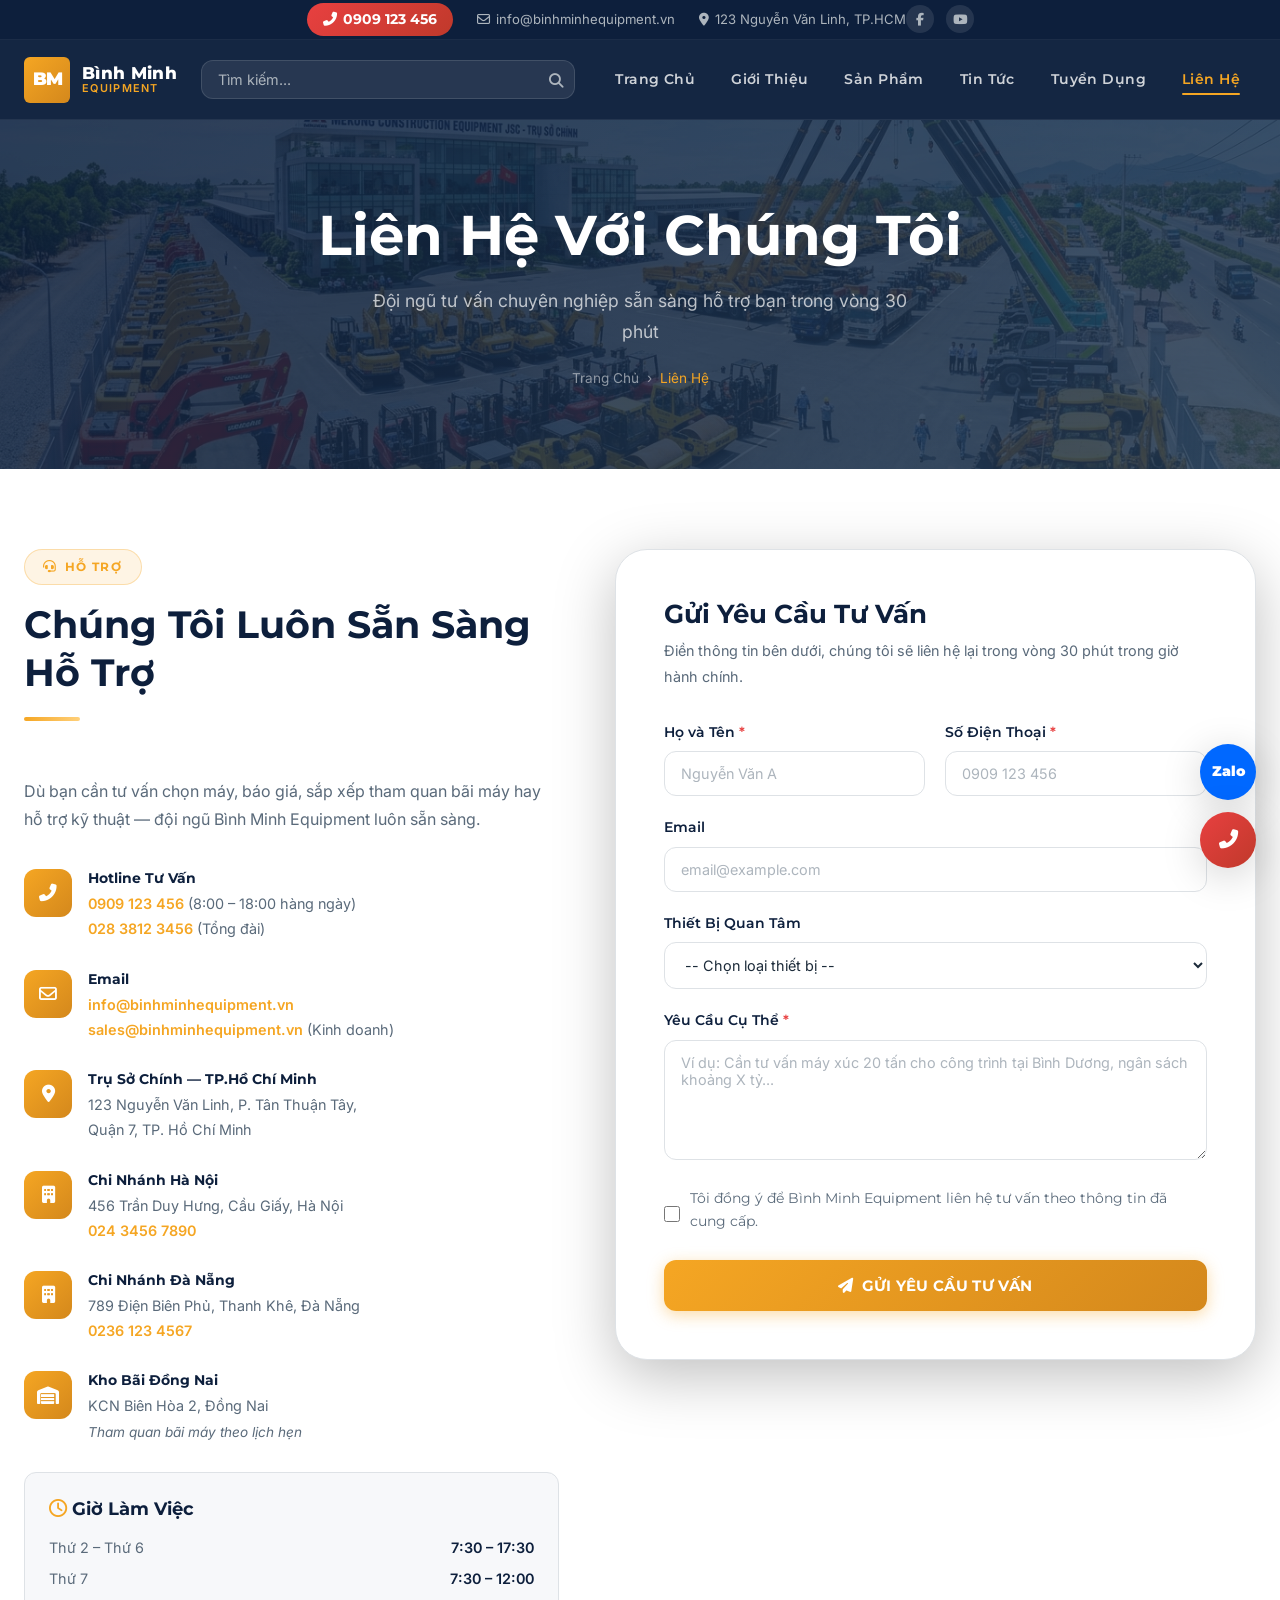
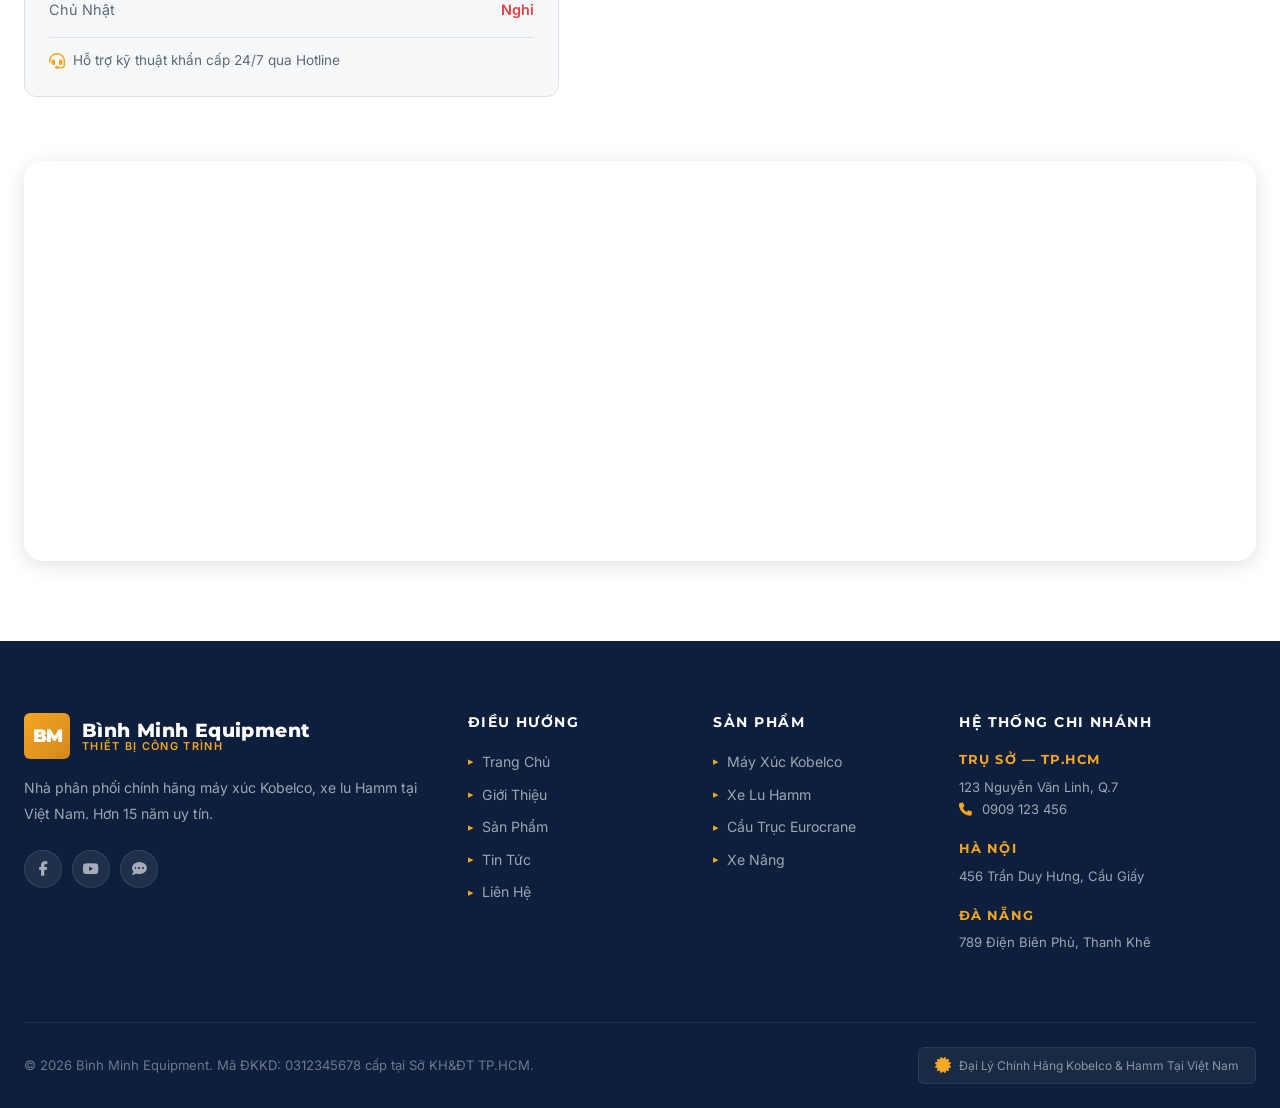
<file: contact.html>
<!DOCTYPE html>
<html lang="vi">
<head>
  <meta charset="UTF-8">
  <meta name="viewport" content="width=device-width, initial-scale=1.0">
  <meta name="description" content="Liên hệ với Bình Minh Equipment — form liên hệ, bản đồ Google Maps, địa chỉ chi nhánh. Hotline: 0909 123 456.">
  <title>Liên Hệ | Bình Minh Equipment</title>
  <link rel="stylesheet" href="css/style.css">
  <link rel="stylesheet" href="https://cdnjs.cloudflare.com/ajax/libs/font-awesome/6.5.0/css/all.min.css">
</head>
<body>

<!-- TOP BAR -->
<div class="topbar">
  <div class="container">
    <div class="topbar-contact">
      <a href="tel:0909123456" class="hotline-badge"><i class="fas fa-phone-alt"></i> 0909 123 456</a>
      <a href="mailto:info@binhminhequipment.vn" class="email"><i class="far fa-envelope"></i> info@binhminhequipment.vn</a>
      <a href="#"><i class="fas fa-map-marker-alt"></i> 123 Nguyễn Văn Linh, TP.HCM</a>
    </div>
    <div class="topbar-social">
      <a href="#"><i class="fab fa-facebook-f"></i></a>
      <a href="#"><i class="fab fa-youtube"></i></a>
    </div>
  </div>
</div>

<!-- HEADER -->
<header class="header" id="header">
  <div class="container">
    <a href="index.html" class="logo">
      <div class="logo-icon">BM</div>
      <div class="logo-text"><span class="name">Bình Minh</span><span class="sub">Equipment</span></div>
    </a>
    <form class="search-bar" id="search-form">
      <input type="text" id="search-input" placeholder="Tìm kiếm..." aria-label="Tìm kiếm">
      <button type="submit"><i class="fas fa-search"></i></button>
    </form>
    <nav class="nav" id="main-nav">
      <a href="index.html"    class="nav-link">Trang Chủ</a>
      <a href="about.html"    class="nav-link">Giới Thiệu</a>
      <a href="products.html" class="nav-link">Sản Phẩm</a>
      <a href="news.html"     class="nav-link">Tin Tức</a>
      <a href="news.html#jobs" class="nav-link">Tuyển Dụng</a>
      <a href="contact.html"  class="nav-link active">Liên Hệ</a>
    </nav>
    <button class="hamburger" id="hamburger"><span></span><span></span><span></span></button>
  </div>
</header>

<!-- PAGE HERO -->
<div class="page-hero">
  <div class="container">
    <h1>Liên Hệ Với Chúng Tôi</h1>
    <p>Đội ngũ tư vấn chuyên nghiệp sẵn sàng hỗ trợ bạn trong vòng 30 phút</p>
    <div class="breadcrumb-trail">
      <a href="index.html">Trang Chủ</a>
      <span>›</span>
      <span class="current">Liên Hệ</span>
    </div>
  </div>
</div>

<!-- CONTACT SECTION -->
<section class="section">
  <div class="container">
    <div class="contact-layout">

      <!-- INFO -->
      <div class="contact-info fade-in-left">
        <div class="section-header">
          <span class="label"><i class="fas fa-headset"></i> Hỗ Trợ</span>
          <h2>Chúng Tôi Luôn Sẵn Sàng Hỗ Trợ</h2>
          <div class="title-bar"></div>
        </div>
        <p class="intro">Dù bạn cần tư vấn chọn máy, báo giá, sắp xếp tham quan bãi máy hay hỗ trợ kỹ thuật — đội ngũ Bình Minh Equipment luôn sẵn sàng.</p>

        <div class="contact-item">
          <div class="icon"><i class="fas fa-phone-alt"></i></div>
          <div>
            <h4>Hotline Tư Vấn</h4>
            <p><a href="tel:0909123456">0909 123 456</a> (8:00 – 18:00 hàng ngày)<br>
            <a href="tel:02838123456">028 3812 3456</a> (Tổng đài)</p>
          </div>
        </div>

        <div class="contact-item">
          <div class="icon"><i class="far fa-envelope"></i></div>
          <div>
            <h4>Email</h4>
            <p><a href="mailto:info@binhminhequipment.vn">info@binhminhequipment.vn</a><br>
            <a href="mailto:sales@binhminhequipment.vn">sales@binhminhequipment.vn</a> (Kinh doanh)</p>
          </div>
        </div>

        <div class="contact-item">
          <div class="icon"><i class="fas fa-map-marker-alt"></i></div>
          <div>
            <h4>Trụ Sở Chính — TP.Hồ Chí Minh</h4>
            <p>123 Nguyễn Văn Linh, P. Tân Thuận Tây,<br>Quận 7, TP. Hồ Chí Minh</p>
          </div>
        </div>

        <div class="contact-item">
          <div class="icon"><i class="fas fa-building"></i></div>
          <div>
            <h4>Chi Nhánh Hà Nội</h4>
            <p>456 Trần Duy Hưng, Cầu Giấy, Hà Nội<br>
            <a href="tel:02434567890">024 3456 7890</a></p>
          </div>
        </div>

        <div class="contact-item">
          <div class="icon"><i class="fas fa-building"></i></div>
          <div>
            <h4>Chi Nhánh Đà Nẵng</h4>
            <p>789 Điện Biên Phủ, Thanh Khê, Đà Nẵng<br>
            <a href="tel:02361234567">0236 123 4567</a></p>
          </div>
        </div>

        <div class="contact-item">
          <div class="icon"><i class="fas fa-warehouse"></i></div>
          <div>
            <h4>Kho Bãi Đồng Nai</h4>
            <p>KCN Biên Hòa 2, Đồng Nai<br>
            <em style="font-size:.85rem;color:var(--text-light)">Tham quan bãi máy theo lịch hẹn</em></p>
          </div>
        </div>

        <!-- Working Hours -->
        <div style="background:var(--light);border-radius:var(--radius-md);padding:24px;margin-top:8px;border:1px solid var(--gray-200)">
          <h4 style="color:var(--dark);margin-bottom:16px"><i class="far fa-clock" style="color:var(--primary)"></i> Giờ Làm Việc</h4>
          <div style="display:flex;flex-direction:column;gap:8px">
            <div style="display:flex;justify-content:space-between;font-size:.9rem">
              <span style="color:var(--text-light)">Thứ 2 – Thứ 6</span>
              <span style="font-weight:600;color:var(--dark)">7:30 – 17:30</span>
            </div>
            <div style="display:flex;justify-content:space-between;font-size:.9rem">
              <span style="color:var(--text-light)">Thứ 7</span>
              <span style="font-weight:600;color:var(--dark)">7:30 – 12:00</span>
            </div>
            <div style="display:flex;justify-content:space-between;font-size:.9rem">
              <span style="color:var(--text-light)">Chủ Nhật</span>
              <span style="font-weight:600;color:var(--accent-red)">Nghỉ</span>
            </div>
            <div style="display:flex;align-items:center;gap:8px;margin-top:8px;padding-top:12px;border-top:1px solid var(--gray-200)">
              <i class="fas fa-headset" style="color:var(--primary)"></i>
              <span style="font-size:.85rem;color:var(--text-light)">Hỗ trợ kỹ thuật khẩn cấp 24/7 qua Hotline</span>
            </div>
          </div>
        </div>
      </div>

      <!-- FORM -->
      <div class="contact-form-wrap fade-in-right">
        <h3>Gửi Yêu Cầu Tư Vấn</h3>
        <p class="sub">Điền thông tin bên dưới, chúng tôi sẽ liên hệ lại trong vòng 30 phút trong giờ hành chính.</p>

        <form id="contact-form">
          <div class="form-row">
            <div class="form-group">
              <label for="c-name">Họ và Tên <span>*</span></label>
              <input type="text" id="c-name" class="form-control" placeholder="Nguyễn Văn A" required>
            </div>
            <div class="form-group">
              <label for="c-phone">Số Điện Thoại <span>*</span></label>
              <input type="tel" id="c-phone" class="form-control" placeholder="0909 123 456" required>
            </div>
          </div>

          <div class="form-group">
            <label for="c-email">Email</label>
            <input type="email" id="c-email" class="form-control" placeholder="email@example.com">
          </div>

          <div class="form-group">
            <label for="c-product">Thiết Bị Quan Tâm</label>
            <select id="c-product" class="form-control">
              <option value="">-- Chọn loại thiết bị --</option>
              <optgroup label="Máy Xúc Kobelco">
                <option>Kobelco SK35/SK50 (Mini)</option>
                <option>Kobelco SK130/SK200 (Cỡ trung)</option>
                <option>Kobelco SK330/SK850 (Cỡ lớn)</option>
              </optgroup>
              <optgroup label="Xe Lu Hamm">
                <option>Hamm HD12/HD14 (Nhẹ)</option>
                <option>Hamm HD120/HD120VV (Nặng)</option>
              </optgroup>
              <optgroup label="Khác">
                <option>Cầu Trục Eurocrane</option>
                <option>Xe Nâng</option>
                <option>Máy Cũ / Đã Qua Sử Dụng</option>
              </optgroup>
            </select>
          </div>

          <div class="form-group">
            <label for="c-message">Yêu Cầu Cụ Thể <span>*</span></label>
            <textarea id="c-message" class="form-control" rows="5"
              placeholder="Ví dụ: Cần tư vấn máy xúc 20 tấn cho công trình tại Bình Dương, ngân sách khoảng X tỷ..." required></textarea>
          </div>

          <div class="form-group" style="display:flex;align-items:center;gap:10px">
            <input type="checkbox" id="c-agree" required style="width:18px;height:18px;accent-color:var(--primary)">
            <label for="c-agree" style="font-weight:400;color:var(--text-light);font-size:.88rem">
              Tôi đồng ý để Bình Minh Equipment liên hệ tư vấn theo thông tin đã cung cấp.
            </label>
          </div>

          <button type="submit" class="btn btn-primary" style="width:100%;padding:16px" id="submit-btn">
            <i class="fas fa-paper-plane"></i> Gửi Yêu Cầu Tư Vấn
          </button>
        </form>

        <div class="form-success" id="form-success">
          <div style="font-size:3rem;margin-bottom:16px">✅</div>
          <h3 style="color:var(--success);margin-bottom:8px">Cảm Ơn Bạn!</h3>
          <p style="color:var(--text-light)">Yêu cầu của bạn đã được gửi thành công. Đội ngũ tư vấn của chúng tôi sẽ liên hệ lại trong vòng <strong>30 phút</strong> (trong giờ hành chính).</p>
          <a href="products.html" class="btn btn-primary btn-sm" style="margin-top:20px">Xem Thêm Sản Phẩm</a>
        </div>
      </div>

    </div>

    <!-- GOOGLE MAPS -->
    <div class="map-wrap fade-in" style="margin-top:64px">
      <iframe
        src="https://www.google.com/maps/embed?pb=!1m18!1m12!1m3!1d3919.6197461559!2d106.70284327601627!3d10.737564089411636!2m3!1f0!2f0!3f0!3m2!1i1024!2i768!4f13.1!3m3!1m2!1s0x31752f9d3b21af8b%3A0xdb6f8a8a8a8a8a8a!2sNguy%E1%BB%85n%20V%C4%83n%20Linh%2C%20T%C3%A2n%20Thu%E1%BA%ADn%20T%C3%A2y%2C%20Qu%E1%BA%ADn%207%2C%20Th%C3%A0nh%20ph%E1%BB%91%20H%E1%BB%93%20Ch%C3%AD%20Minh%2C%20Vi%E1%BB%87t%20Nam!5e0!3m2!1svi!2s!4v1691234567890!5m2!1svi!2s"
        width="100%" height="400" style="border:0;" allowfullscreen="" loading="lazy"
        referrerpolicy="no-referrer-when-downgrade"
        title="Bản đồ trụ sở Bình Minh Equipment">
      </iframe>
    </div>

  </div>
</section>

<!-- FOOTER -->
<footer class="footer">
  <div class="footer-top">
    <div class="container">
      <div class="footer-grid">
        <div class="footer-brand">
          <div class="logo" style="margin-bottom:16px">
            <div class="logo-icon">BM</div>
            <div class="logo-text"><span class="name">Bình Minh Equipment</span><span class="sub">Thiết Bị Công Trình</span></div>
          </div>
          <p>Nhà phân phối chính hãng máy xúc Kobelco, xe lu Hamm tại Việt Nam. Hơn 15 năm uy tín.</p>
          <div class="social-links">
            <a href="#"><i class="fab fa-facebook-f"></i></a>
            <a href="#"><i class="fab fa-youtube"></i></a>
            <a href="#"><i class="fas fa-comment-dots"></i></a>
          </div>
        </div>
        <div class="footer-col">
          <h4>Điều Hướng</h4>
          <div class="footer-links">
            <a href="index.html">Trang Chủ</a>
            <a href="about.html">Giới Thiệu</a>
            <a href="products.html">Sản Phẩm</a>
            <a href="news.html">Tin Tức</a>
            <a href="contact.html">Liên Hệ</a>
          </div>
        </div>
        <div class="footer-col">
          <h4>Sản Phẩm</h4>
          <div class="footer-links">
            <a href="products.html?brand=kobelco">Máy Xúc Kobelco</a>
            <a href="products.html?brand=hamm">Xe Lu Hamm</a>
            <a href="products.html?brand=eurocrane">Cầu Trục Eurocrane</a>
            <a href="products.html?brand=forklift">Xe Nâng</a>
          </div>
        </div>
        <div class="footer-col">
          <h4>Hệ Thống Chi Nhánh</h4>
          <div class="branch-item">
            <h5>Trụ Sở — TP.HCM</h5>
            <p>123 Nguyễn Văn Linh, Q.7<br><i class="fas fa-phone"></i> 0909 123 456</p>
          </div>
          <div class="branch-item">
            <h5>Hà Nội</h5>
            <p>456 Trần Duy Hưng, Cầu Giấy</p>
          </div>
          <div class="branch-item">
            <h5>Đà Nẵng</h5>
            <p>789 Điện Biên Phủ, Thanh Khê</p>
          </div>
        </div>
      </div>
    </div>
  </div>
  <div class="container">
    <div class="footer-bottom">
      <p>© 2026 Bình Minh Equipment. Mã ĐKKD: 0312345678 cấp tại Sở KH&ĐT TP.HCM.</p>
      <div class="footer-cert"><i class="fas fa-certificate" style="color:var(--primary)"></i><span>Đại Lý Chính Hãng Kobelco & Hamm Tại Việt Nam</span></div>
    </div>
  </div>
</footer>

<!-- FLOAT BUTTONS -->
<div class="float-buttons">
  <a href="https://zalo.me/0909123456" target="_blank" class="float-btn zalo">
    <span>Zalo</span><div class="tooltip">Chat Zalo ngay</div>
  </a>
  <a href="tel:0909123456" class="float-btn phone">
    <i class="fas fa-phone-alt"></i><div class="tooltip">0909 123 456</div>
  </a>
</div>

<script src="js/data.js"></script>
<script src="js/main.js"></script>
</body>
</html>
</file>
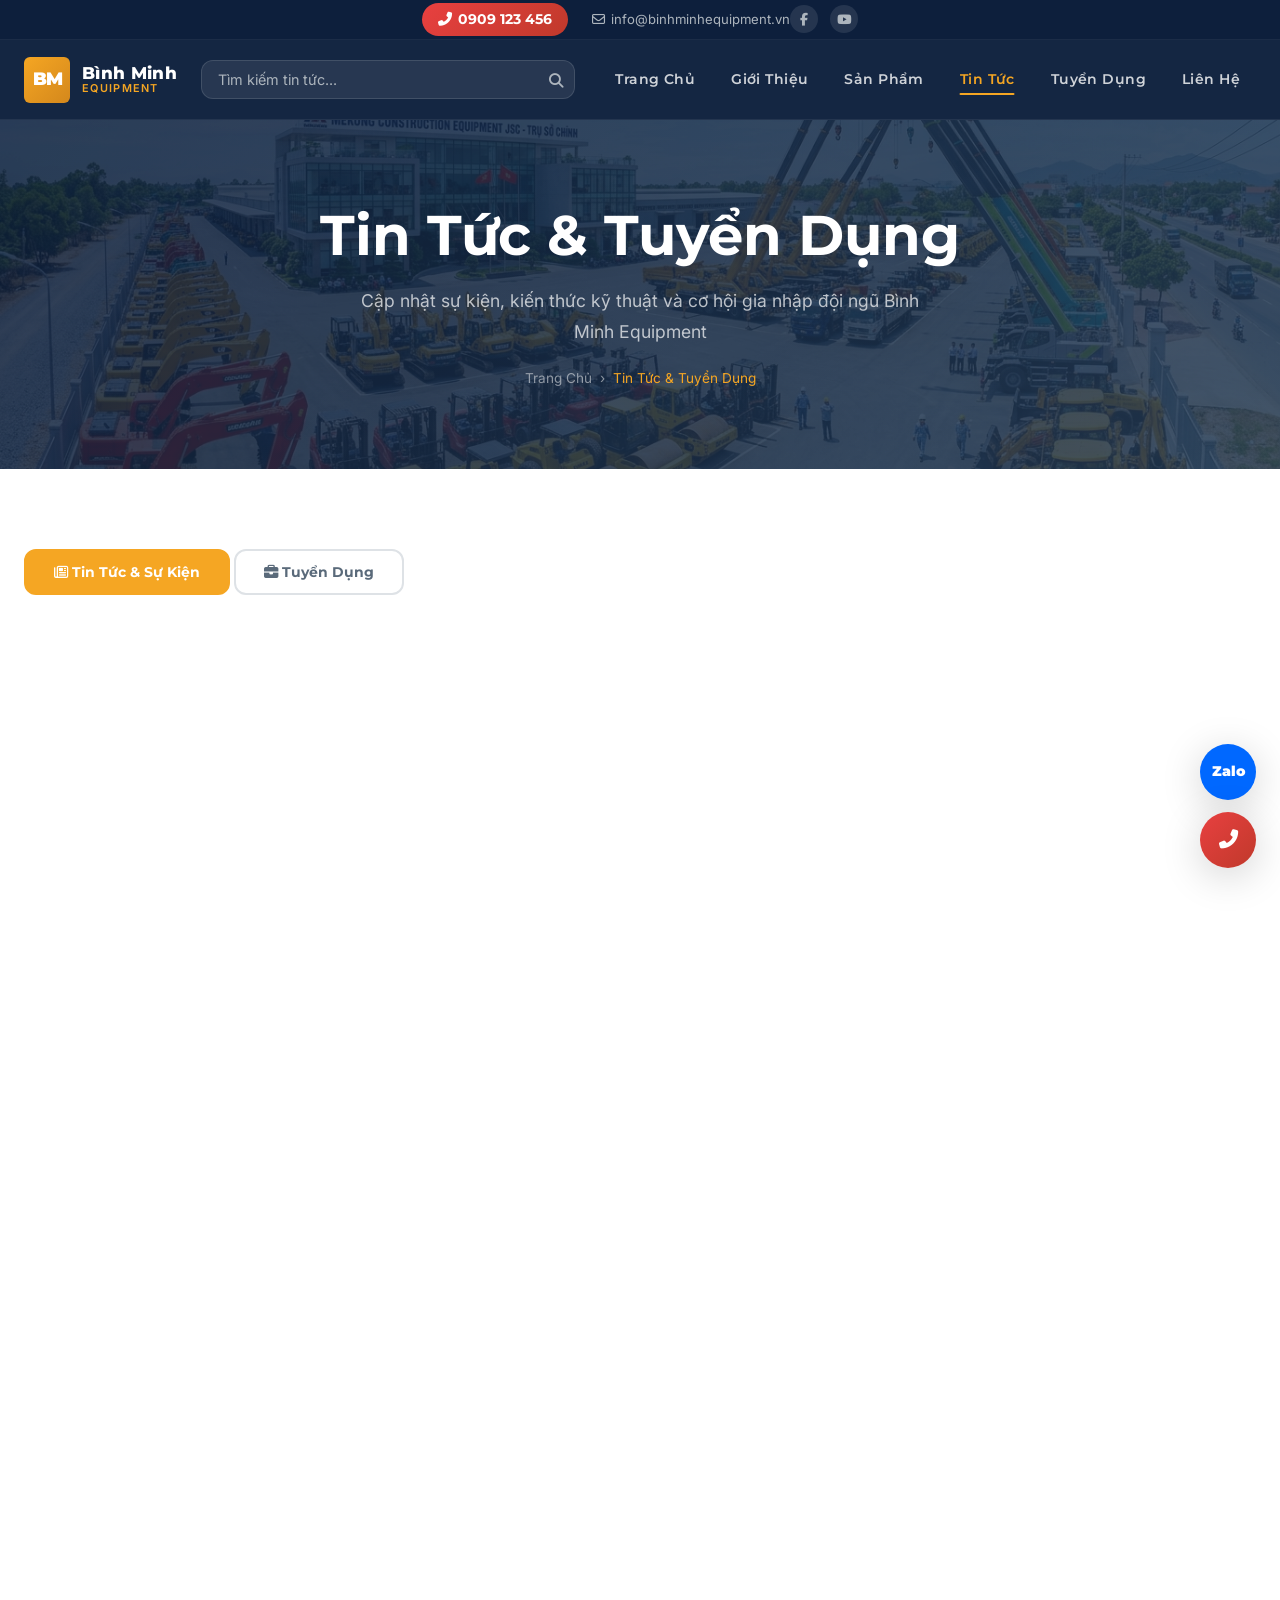
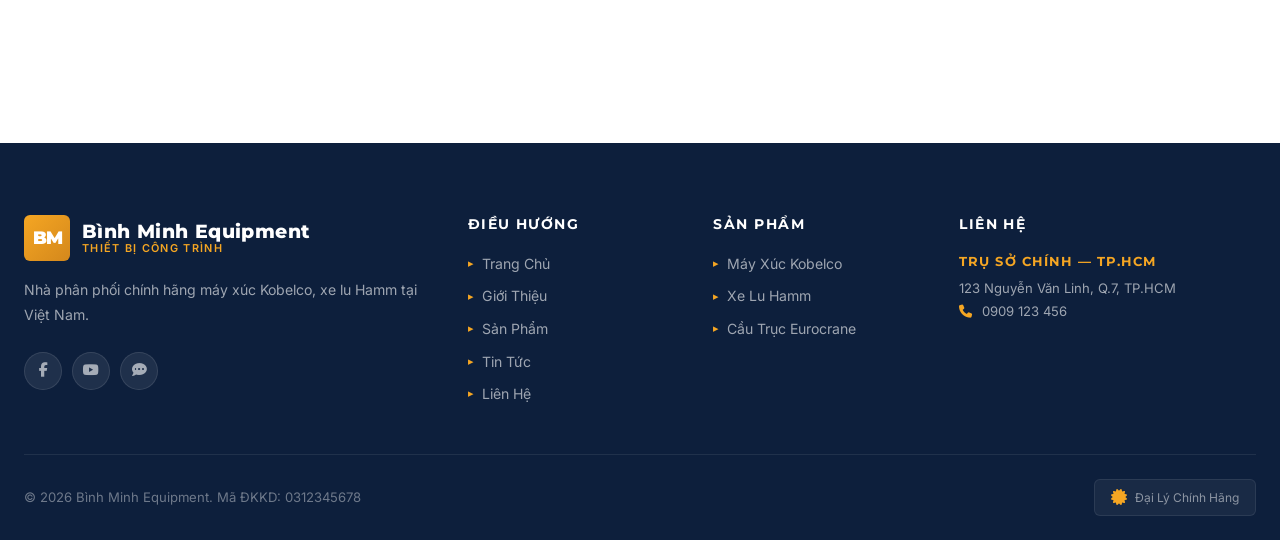
<file: news.html>
<!DOCTYPE html>
<html lang="vi">
<head>
  <meta charset="UTF-8">
  <meta name="viewport" content="width=device-width, initial-scale=1.0">
  <meta name="description" content="Tin tức, sự kiện mới nhất và cơ hội tuyển dụng tại Bình Minh Equipment. Lễ bàn giao, triển lãm, kiến thức kỹ thuật bảo dưỡng máy xúc.">
  <title>Tin Tức & Tuyển Dụng | Bình Minh Equipment</title>
  <link rel="stylesheet" href="css/style.css">
  <link rel="stylesheet" href="https://cdnjs.cloudflare.com/ajax/libs/font-awesome/6.5.0/css/all.min.css">
</head>
<body>

<!-- TOP BAR -->
<div class="topbar">
  <div class="container">
    <div class="topbar-contact">
      <a href="tel:0909123456" class="hotline-badge"><i class="fas fa-phone-alt"></i> 0909 123 456</a>
      <a href="mailto:info@binhminhequipment.vn" class="email"><i class="far fa-envelope"></i> info@binhminhequipment.vn</a>
    </div>
    <div class="topbar-social">
      <a href="#"><i class="fab fa-facebook-f"></i></a>
      <a href="#"><i class="fab fa-youtube"></i></a>
    </div>
  </div>
</div>

<!-- HEADER -->
<header class="header" id="header">
  <div class="container">
    <a href="index.html" class="logo">
      <div class="logo-icon">BM</div>
      <div class="logo-text"><span class="name">Bình Minh</span><span class="sub">Equipment</span></div>
    </a>
    <form class="search-bar" id="search-form">
      <input type="text" id="search-input" placeholder="Tìm kiếm tin tức..." aria-label="Tìm kiếm">
      <button type="submit"><i class="fas fa-search"></i></button>
    </form>
    <nav class="nav" id="main-nav">
      <a href="index.html"    class="nav-link">Trang Chủ</a>
      <a href="about.html"    class="nav-link">Giới Thiệu</a>
      <a href="products.html" class="nav-link">Sản Phẩm</a>
      <a href="news.html"     class="nav-link active">Tin Tức</a>
      <a href="news.html#jobs" class="nav-link">Tuyển Dụng</a>
      <a href="contact.html"  class="nav-link">Liên Hệ</a>
    </nav>
    <button class="hamburger" id="hamburger"><span></span><span></span><span></span></button>
  </div>
</header>

<!-- PAGE HERO -->
<div class="page-hero">
  <div class="container">
    <h1>Tin Tức & Tuyển Dụng</h1>
    <p>Cập nhật sự kiện, kiến thức kỹ thuật và cơ hội gia nhập đội ngũ Bình Minh Equipment</p>
    <div class="breadcrumb-trail">
      <a href="index.html">Trang Chủ</a>
      <span>›</span>
      <span class="current">Tin Tức & Tuyển Dụng</span>
    </div>
  </div>
</div>

<!-- NEWS ROOT -->
<div id="news-root">
  <section class="section">
    <div class="container">

      <!-- TABS -->
      <div class="news-tabs">
        <button class="tab-btn active" data-tab="tab-news" id="btn-news">
          <i class="far fa-newspaper"></i> Tin Tức & Sự Kiện
        </button>
        <button class="tab-btn" data-tab="tab-jobs" id="btn-jobs">
          <i class="fas fa-briefcase"></i> Tuyển Dụng
        </button>
      </div>

      <!-- TAB: NEWS -->
      <div class="tab-pane active" id="tab-news">
        <div class="news-list-grid" id="news-list-grid">
          <!-- Rendered by JS -->
        </div>
      </div>

      <!-- TAB: JOBS -->
      <div class="tab-pane" id="tab-jobs">
        <div style="background:linear-gradient(135deg,#0D1F3C,#1A3356);border-radius:var(--radius-lg);padding:40px;margin-bottom:40px;display:flex;align-items:center;gap:32px;flex-wrap:wrap">
          <div>
            <span class="label" style="color:var(--primary);background:rgba(245,166,35,.15);border-color:rgba(245,166,35,.3);display:inline-flex;margin-bottom:12px">
              <i class="fas fa-users"></i> Tuyển Dụng
            </span>
            <h2 style="color:#fff;margin-bottom:10px">Gia Nhập Đội Ngũ Bình Minh</h2>
            <p style="color:rgba(255,255,255,.7)">Chúng tôi luôn tìm kiếm những cá nhân tài năng, đam mê và muốn phát triển cùng chúng tôi trong ngành thiết bị xây dựng.</p>
          </div>
          <a href="contact.html" class="btn btn-primary" style="flex-shrink:0">Gửi CV Tự Do <i class="fas fa-paper-plane"></i></a>
        </div>
        <div class="news-list-grid" id="jobs-grid">
          <!-- Rendered by JS -->
        </div>
      </div>

    </div>
  </section>
</div>

<!-- FOOTER -->
<footer class="footer">
  <div class="footer-top">
    <div class="container">
      <div class="footer-grid">
        <div class="footer-brand">
          <div class="logo" style="margin-bottom:16px">
            <div class="logo-icon">BM</div>
            <div class="logo-text"><span class="name">Bình Minh Equipment</span><span class="sub">Thiết Bị Công Trình</span></div>
          </div>
          <p>Nhà phân phối chính hãng máy xúc Kobelco, xe lu Hamm tại Việt Nam.</p>
          <div class="social-links">
            <a href="#"><i class="fab fa-facebook-f"></i></a>
            <a href="#"><i class="fab fa-youtube"></i></a>
            <a href="#"><i class="fas fa-comment-dots"></i></a>
          </div>
        </div>
        <div class="footer-col">
          <h4>Điều Hướng</h4>
          <div class="footer-links">
            <a href="index.html">Trang Chủ</a>
            <a href="about.html">Giới Thiệu</a>
            <a href="products.html">Sản Phẩm</a>
            <a href="news.html">Tin Tức</a>
            <a href="contact.html">Liên Hệ</a>
          </div>
        </div>
        <div class="footer-col">
          <h4>Sản Phẩm</h4>
          <div class="footer-links">
            <a href="products.html?brand=kobelco">Máy Xúc Kobelco</a>
            <a href="products.html?brand=hamm">Xe Lu Hamm</a>
            <a href="products.html?brand=eurocrane">Cầu Trục Eurocrane</a>
          </div>
        </div>
        <div class="footer-col">
          <h4>Liên Hệ</h4>
          <div class="branch-item">
            <h5>Trụ Sở Chính — TP.HCM</h5>
            <p>123 Nguyễn Văn Linh, Q.7, TP.HCM<br><i class="fas fa-phone"></i> 0909 123 456</p>
          </div>
        </div>
      </div>
    </div>
  </div>
  <div class="container">
    <div class="footer-bottom">
      <p>© 2026 Bình Minh Equipment. Mã ĐKKD: 0312345678</p>
      <div class="footer-cert"><i class="fas fa-certificate" style="color:var(--primary)"></i><span>Đại Lý Chính Hãng</span></div>
    </div>
  </div>
</footer>

<!-- FLOAT BUTTONS -->
<div class="float-buttons">
  <a href="https://zalo.me/0909123456" target="_blank" class="float-btn zalo">
    <span>Zalo</span><div class="tooltip">Chat Zalo ngay</div>
  </a>
  <a href="tel:0909123456" class="float-btn phone">
    <i class="fas fa-phone-alt"></i><div class="tooltip">0909 123 456</div>
  </a>
</div>

<script src="js/data.js"></script>
<script src="js/main.js"></script>
<script>
// Auto-switch to jobs tab if hash is #jobs
if (window.location.hash === '#jobs') {
  document.getElementById('btn-jobs')?.click();
}
</script>
</body>
</html>
</file>
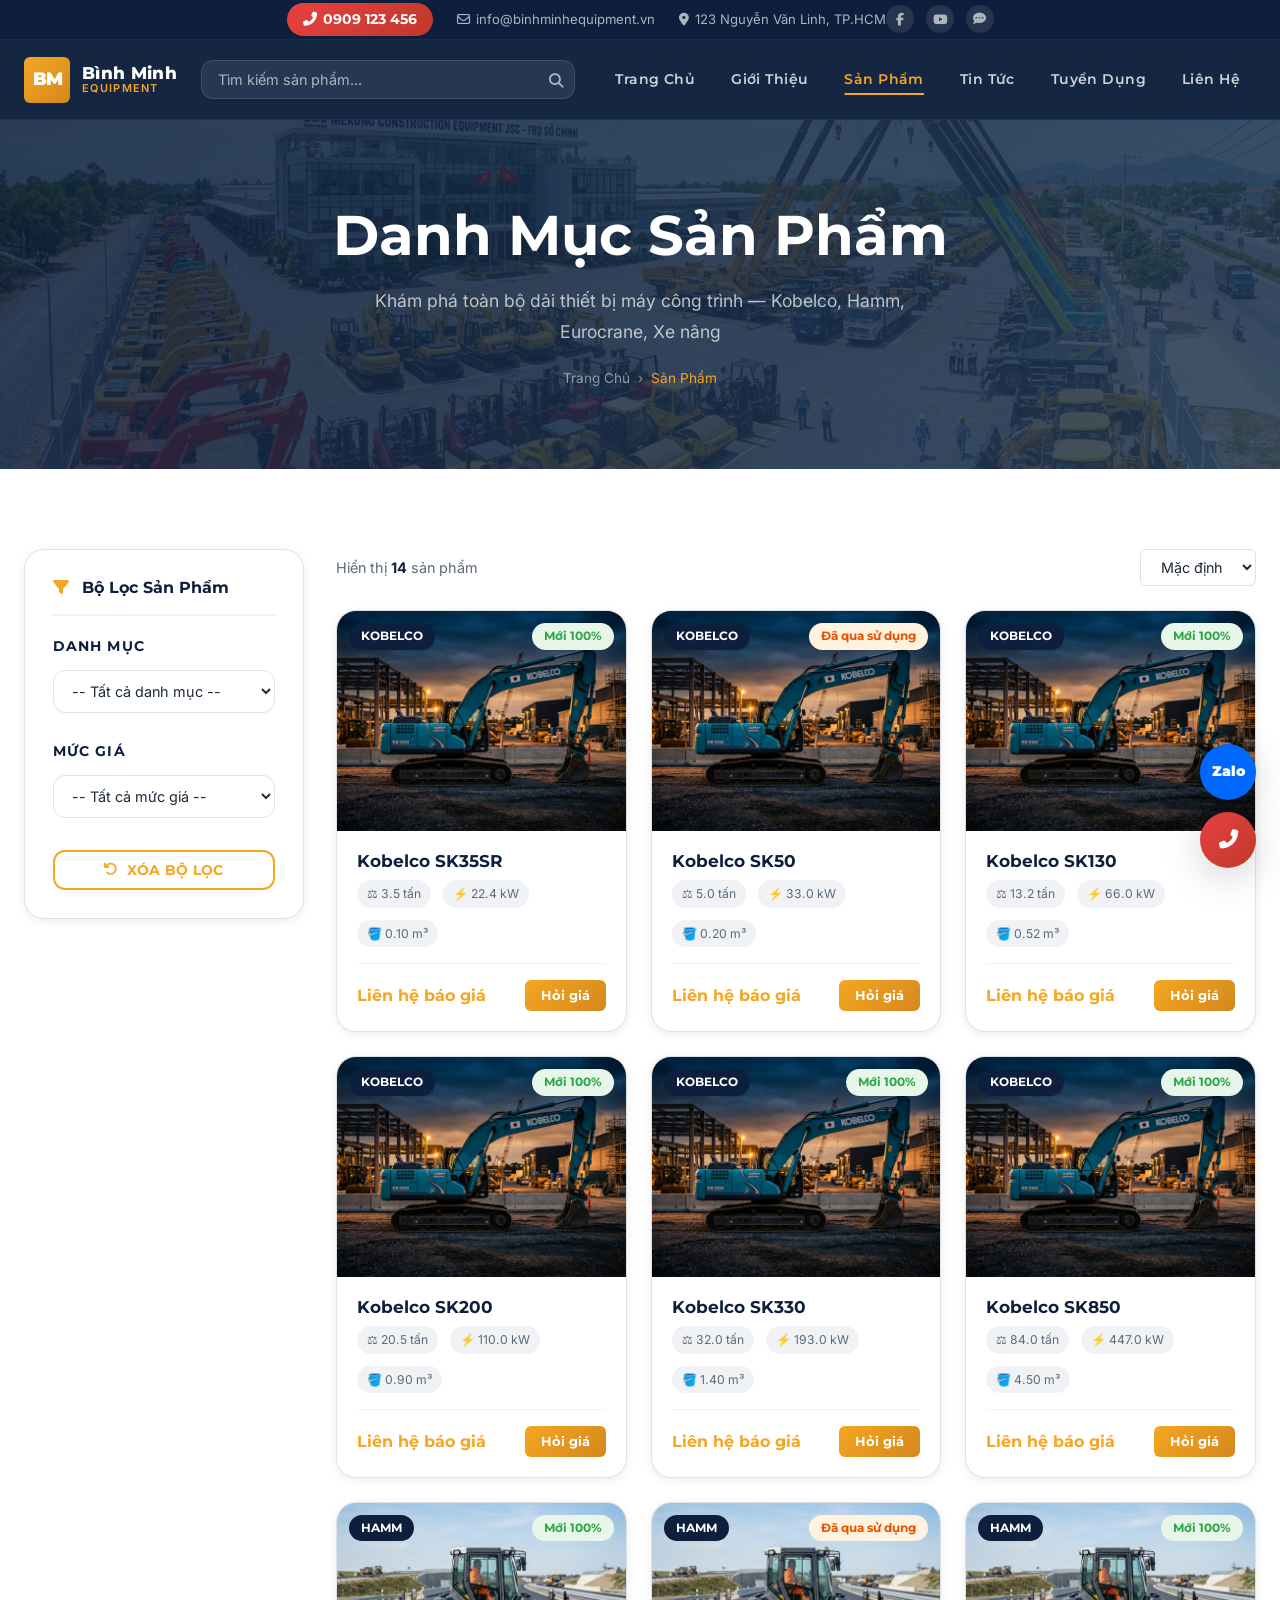
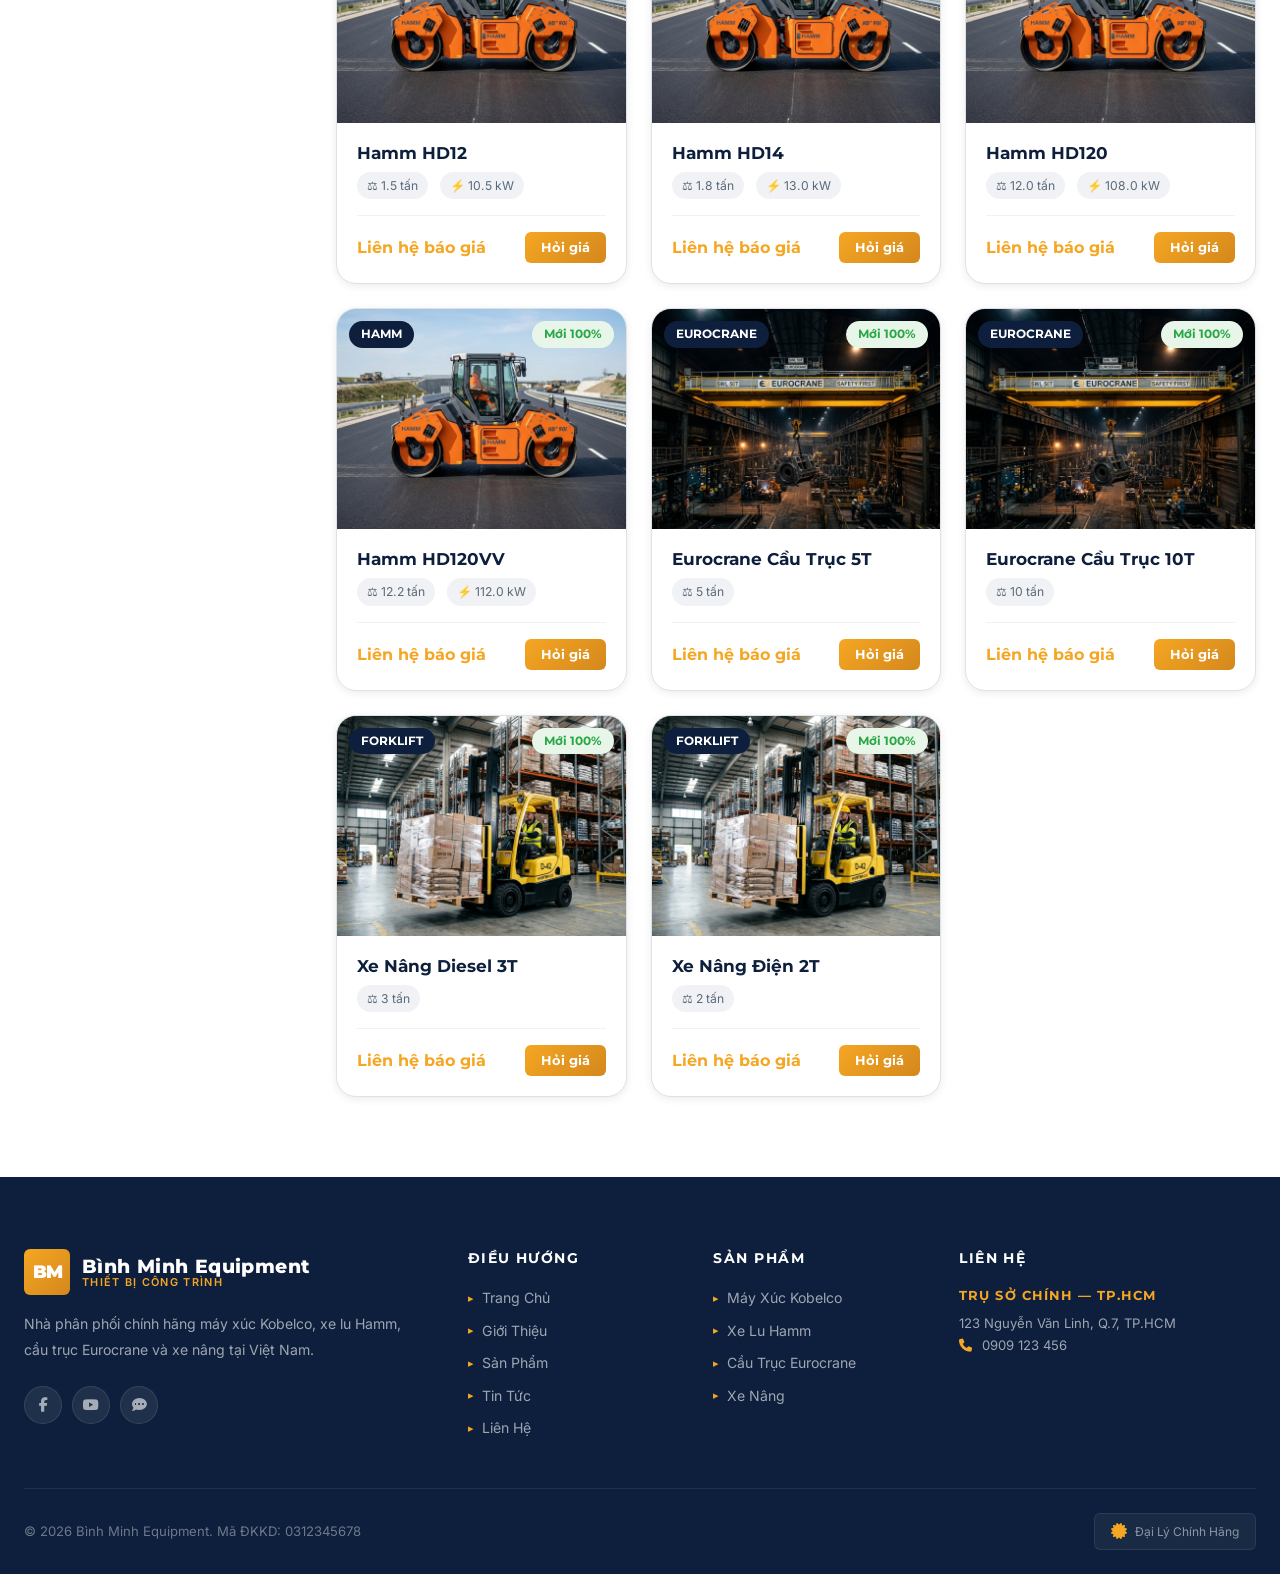
<file: products.html>
<!DOCTYPE html>
<html lang="vi">
<head>
  <meta charset="UTF-8">
  <meta name="viewport" content="width=device-width, initial-scale=1.0">
  <meta name="description" content="Danh mục sản phẩm Bình Minh Equipment — máy xúc Kobelco, xe lu Hamm, cầu trục Eurocrane, xe nâng. Lọc theo hãng, tải trọng, tình trạng.">
  <title>Sản Phẩm | Bình Minh Equipment</title>
  <link rel="stylesheet" href="css/style.css">
  <link rel="stylesheet" href="https://cdnjs.cloudflare.com/ajax/libs/font-awesome/6.5.0/css/all.min.css">
</head>
<body>

<!-- TOP BAR -->
<div class="topbar">
  <div class="container">
    <div class="topbar-contact">
      <a href="tel:0909123456" class="hotline-badge"><i class="fas fa-phone-alt"></i> 0909 123 456</a>
      <a href="mailto:info@binhminhequipment.vn" class="email"><i class="far fa-envelope"></i> info@binhminhequipment.vn</a>
      <a href="#"><i class="fas fa-map-marker-alt"></i> 123 Nguyễn Văn Linh, TP.HCM</a>
    </div>
    <div class="topbar-social">
      <a href="#"><i class="fab fa-facebook-f"></i></a>
      <a href="#"><i class="fab fa-youtube"></i></a>
      <a href="#"><i class="fas fa-comment-dots"></i></a>
    </div>
  </div>
</div>

<!-- HEADER -->
<header class="header" id="header">
  <div class="container">
    <a href="index.html" class="logo">
      <div class="logo-icon">BM</div>
      <div class="logo-text"><span class="name">Bình Minh</span><span class="sub">Equipment</span></div>
    </a>
    <form class="search-bar" id="search-form">
      <input type="text" id="search-input" placeholder="Tìm kiếm sản phẩm..." aria-label="Tìm kiếm">
      <button type="submit"><i class="fas fa-search"></i></button>
    </form>
    <nav class="nav" id="main-nav">
      <a href="index.html"    class="nav-link">Trang Chủ</a>
      <a href="about.html"    class="nav-link">Giới Thiệu</a>
      <a href="products.html" class="nav-link active">Sản Phẩm</a>
      <a href="news.html"     class="nav-link">Tin Tức</a>
      <a href="news.html#jobs" class="nav-link">Tuyển Dụng</a>
      <a href="contact.html"  class="nav-link">Liên Hệ</a>
    </nav>
    <button class="hamburger" id="hamburger"><span></span><span></span><span></span></button>
  </div>
</header>

<!-- PAGE HERO -->
<div class="page-hero">
  <div class="container">
    <h1>Danh Mục Sản Phẩm</h1>
    <p>Khám phá toàn bộ dải thiết bị máy công trình — Kobelco, Hamm, Eurocrane, Xe nâng</p>
    <div class="breadcrumb-trail">
      <a href="index.html">Trang Chủ</a>
      <span>›</span>
      <span class="current">Sản Phẩm</span>
    </div>
  </div>
</div>

<!-- PRODUCTS SECTION -->
<section class="section">
  <div class="container">
    <div class="products-layout">

      <!-- ===== SIDEBAR FILTER ===== -->
      <aside class="filter-sidebar" id="filter-sidebar">
        <h3><i class="fas fa-filter" style="color:var(--primary);margin-right:8px"></i> Bộ Lọc Sản Phẩm</h3>

        <!-- DANH MỤC CHA -->
        <div class="filter-group">
          <label class="group-label" for="filter-category">Danh Mục</label>
          <select id="filter-category" class="sort-select" style="width:100%;padding:11px 14px;border-radius:var(--radius-md)">
            <option value="">-- Tất cả danh mục --</option>
            <option value="kobelco">Máy Xúc Kobelco</option>
            <option value="hamm">Xe Lu Hamm</option>
            <option value="eurocrane">Cầu Trục Eurocrane</option>
            <option value="forklift">Xe Nâng</option>
          </select>
        </div>

        <!-- KHOẢNG GIÁ -->
        <div class="filter-group">
          <label class="group-label" for="filter-price">Mức Giá</label>
          <select id="filter-price" class="sort-select" style="width:100%;padding:11px 14px;border-radius:var(--radius-md)">
            <option value="">-- Tất cả mức giá --</option>
            <option value="duoi1ty">Dưới 1 tỷ đồng</option>
            <option value="1-3ty">1 tỷ — 3 tỷ đồng</option>
            <option value="3-10ty">3 tỷ — 10 tỷ đồng</option>
            <option value="tren10ty">Trên 10 tỷ đồng</option>
          </select>
        </div>

        <button id="reset-filter" class="btn btn-outline-primary btn-sm" style="width:100%;margin-top:4px">
          <i class="fas fa-undo"></i> Xóa Bộ Lọc
        </button>
      </aside>

      <!-- ===== PRODUCT LISTING ===== -->
      <div class="product-listing">
        <div class="product-grid-header">
          <p class="product-count" id="product-count">Đang tải...</p>
          <select class="sort-select" id="sort-select" aria-label="Sắp xếp">
            <option>Mặc định</option>
            <option>Tên A-Z</option>
            <option>Mới nhất</option>
          </select>
        </div>
        <div class="product-grid" id="product-grid">
          <!-- Rendered by JS -->
        </div>
      </div>

    </div>
  </div>
</section>

<!-- FOOTER -->
<footer class="footer">
  <div class="footer-top">
    <div class="container">
      <div class="footer-grid">
        <div class="footer-brand">
          <div class="logo" style="margin-bottom:16px">
            <div class="logo-icon">BM</div>
            <div class="logo-text"><span class="name">Bình Minh Equipment</span><span class="sub">Thiết Bị Công Trình</span></div>
          </div>
          <p>Nhà phân phối chính hãng máy xúc Kobelco, xe lu Hamm, cầu trục Eurocrane và xe nâng tại Việt Nam.</p>
          <div class="social-links">
            <a href="#"><i class="fab fa-facebook-f"></i></a>
            <a href="#"><i class="fab fa-youtube"></i></a>
            <a href="#"><i class="fas fa-comment-dots"></i></a>
          </div>
        </div>
        <div class="footer-col">
          <h4>Điều Hướng</h4>
          <div class="footer-links">
            <a href="index.html">Trang Chủ</a>
            <a href="about.html">Giới Thiệu</a>
            <a href="products.html">Sản Phẩm</a>
            <a href="news.html">Tin Tức</a>
            <a href="contact.html">Liên Hệ</a>
          </div>
        </div>
        <div class="footer-col">
          <h4>Sản Phẩm</h4>
          <div class="footer-links">
            <a href="products.html?brand=kobelco">Máy Xúc Kobelco</a>
            <a href="products.html?brand=hamm">Xe Lu Hamm</a>
            <a href="products.html?brand=eurocrane">Cầu Trục Eurocrane</a>
            <a href="products.html?brand=forklift">Xe Nâng</a>
          </div>
        </div>
        <div class="footer-col">
          <h4>Liên Hệ</h4>
          <div class="branch-item">
            <h5>Trụ Sở Chính — TP.HCM</h5>
            <p>123 Nguyễn Văn Linh, Q.7, TP.HCM<br><i class="fas fa-phone"></i> 0909 123 456</p>
          </div>
        </div>
      </div>
    </div>
  </div>
  <div class="container">
    <div class="footer-bottom">
      <p>© 2026 Bình Minh Equipment. Mã ĐKKD: 0312345678</p>
      <div class="footer-cert"><i class="fas fa-certificate" style="color:var(--primary)"></i><span>Đại Lý Chính Hãng</span></div>
    </div>
  </div>
</footer>

<!-- FLOAT BUTTONS -->
<div class="float-buttons">
  <a href="https://zalo.me/0909123456" target="_blank" class="float-btn zalo">
    <span>Zalo</span><div class="tooltip">Chat Zalo ngay</div>
  </a>
  <a href="tel:0909123456" class="float-btn phone">
    <i class="fas fa-phone-alt"></i><div class="tooltip">0909 123 456</div>
  </a>
</div>

<!-- MODAL -->
<div class="modal-overlay" id="modal-overlay">
  <div class="modal-box">
    <button class="modal-close-btn">✕</button>
    <h3>Yêu Cầu Báo Giá</h3>
    <p class="modal-sub">Điền thông tin để nhận báo giá tốt nhất từ đội kinh doanh của chúng tôi.</p>
    <form id="modal-form">
      <div class="form-group">
        <label>Họ và Tên <span>*</span></label>
        <input type="text" class="form-control" placeholder="Nguyễn Văn A" required>
      </div>
      <div class="form-group">
        <label>Số Điện Thoại <span>*</span></label>
        <input type="tel" class="form-control" placeholder="0909 123 456" required>
      </div>
      <div class="form-group">
        <label>Sản Phẩm Quan Tâm</label>
        <input type="text" class="form-control" placeholder="VD: Kobelco SK200" id="modal-product-fill">
      </div>
      <button type="submit" class="btn btn-primary" style="width:100%">Gửi Yêu Cầu <i class="fas fa-paper-plane"></i></button>
    </form>
  </div>
</div>

<script src="js/data.js"></script>
<script src="js/main.js"></script>
</body>
</html>
</file>
<file: css/style.css>
/* ============================================
   BÌNH MINH EQUIPMENT — DESIGN SYSTEM
   ============================================ */

@import url('https://fonts.googleapis.com/css2?family=Montserrat:wght@400;500;600;700;800;900&family=Inter:wght@300;400;500;600&display=swap');

/* ---- CSS VARIABLES ---- */
:root {
  --primary:        #F5A623;
  --primary-dark:   #D4881C;
  --primary-light:  #FFD07A;
  --dark:           #0D1F3C;
  --dark-2:         #1A3356;
  --dark-3:         #243B55;
  --accent-red:     #E84040;
  --white:          #FFFFFF;
  --light:          #F7F8FA;
  --gray-100:       #F0F2F5;
  --gray-200:       #DEE2E6;
  --gray-400:       #ADB5BD;
  --gray-600:       #6C757D;
  --gray-800:       #343A40;
  --text:           #1C2B3A;
  --text-light:     #5A6A7A;
  --success:        #28A745;

  --font-heading: 'Montserrat', sans-serif;
  --font-body:    'Inter', sans-serif;

  --shadow-sm:  0 2px 8px rgba(0,0,0,.08);
  --shadow-md:  0 4px 20px rgba(0,0,0,.12);
  --shadow-lg:  0 8px 40px rgba(0,0,0,.18);
  --shadow-xl:  0 16px 60px rgba(0,0,0,.25);

  --radius-sm: 6px;
  --radius-md: 12px;
  --radius-lg: 20px;
  --radius-xl: 32px;

  --transition: all .3s cubic-bezier(.4,0,.2,1);
  --transition-slow: all .6s cubic-bezier(.4,0,.2,1);

  --header-h: 80px;
  --topbar-h: 40px;
}

/* ---- RESET ---- */
*, *::before, *::after { box-sizing: border-box; margin: 0; padding: 0; }
html { scroll-behavior: smooth; font-size: 16px; }
body {
  font-family: var(--font-body);
  color: var(--text);
  background: var(--white);
  line-height: 1.6;
  overflow-x: hidden;
}
img { max-width: 100%; display: block; }
a { text-decoration: none; color: inherit; }
ul { list-style: none; }
button { cursor: pointer; border: none; background: none; font-family: inherit; }
input, textarea, select { font-family: inherit; }

/* ---- TYPOGRAPHY ---- */
h1,h2,h3,h4,h5,h6 { font-family: var(--font-heading); font-weight: 700; line-height: 1.25; }
h1 { font-size: clamp(2rem, 5vw, 3.5rem); }
h2 { font-size: clamp(1.6rem, 3.5vw, 2.4rem); }
h3 { font-size: clamp(1.2rem, 2.5vw, 1.6rem); }
h4 { font-size: 1.15rem; }
p  { line-height: 1.75; }

/* ---- UTILITIES ---- */
.container { max-width: 1280px; margin: 0 auto; padding: 0 24px; }
.container-sm { max-width: 960px; margin: 0 auto; padding: 0 24px; }
.section { padding: 80px 0; }
.section-sm { padding: 56px 0; }
.text-center { text-align: center; }
.text-primary { color: var(--primary); }
.text-dark { color: var(--dark); }
.text-white { color: var(--white); }
.bg-dark { background: var(--dark); }
.bg-light { background: var(--light); }
.d-flex { display: flex; }
.align-center { align-items: center; }
.gap-16 { gap: 16px; }

/* Section Header */
.section-header { margin-bottom: 56px; }
.section-header .label {
  display: inline-flex; align-items: center; gap: 8px;
  background: rgba(245,166,35,.12); color: var(--primary);
  font-family: var(--font-heading); font-weight: 700;
  font-size: .78rem; letter-spacing: .12em; text-transform: uppercase;
  padding: 7px 18px; border-radius: 100px;
  border: 1px solid rgba(245,166,35,.3);
  margin-bottom: 16px;
}
.section-header h2 { margin-bottom: 16px; color: var(--dark); }
.section-header p { color: var(--text-light); max-width: 560px; }
.section-header.center { display: flex; flex-direction: column; align-items: center; }
.section-header.center p { text-align: center; }

/* Divider accent */
.title-bar {
  width: 56px; height: 4px; background: linear-gradient(90deg, var(--primary), var(--primary-light));
  border-radius: 2px; margin: 16px 0 0;
}
.section-header.center .title-bar { margin: 16px auto 0; }

/* ---- BUTTONS ---- */
.btn {
  display: inline-flex; align-items: center; justify-content: center; gap: 8px;
  font-family: var(--font-heading); font-weight: 700;
  padding: 14px 32px; border-radius: var(--radius-md);
  font-size: .95rem; letter-spacing: .02em;
  transition: var(--transition); cursor: pointer;
  text-transform: uppercase;
}
.btn-primary {
  background: linear-gradient(135deg, var(--primary), var(--primary-dark));
  color: var(--white); box-shadow: 0 4px 16px rgba(245,166,35,.4);
}
.btn-primary:hover {
  transform: translateY(-2px);
  box-shadow: 0 8px 28px rgba(245,166,35,.55);
}
.btn-outline-primary {
  background: transparent; color: var(--primary);
  border: 2px solid var(--primary);
}
.btn-outline-primary:hover { background: var(--primary); color: var(--white); }
.btn-white {
  background: var(--white); color: var(--dark);
}
.btn-white:hover { background: var(--primary); color: var(--white); }
.btn-sm { padding: 10px 22px; font-size: .85rem; }
.btn-lg { padding: 18px 44px; font-size: 1.05rem; }
.btn-icon { width: 48px; height: 48px; padding: 0; border-radius: 50%; }

/* ---- TOP BAR ---- */
.topbar {
  background: var(--dark);
  height: var(--topbar-h);
  display: flex; align-items: center;
  position: sticky; top: 0; z-index: 1000;
  border-bottom: 1px solid rgba(255,255,255,.06);
}
.topbar .container {
  display: flex; align-items: center; justify-content: space-between;
}
.topbar-contact { display: flex; align-items: center; gap: 24px; }
.topbar-contact a {
  color: var(--gray-400); font-size: .82rem;
  display: flex; align-items: center; gap: 6px;
  transition: var(--transition);
}
.topbar-contact a:hover { color: var(--primary); }
.topbar-contact .hotline-badge {
  background: linear-gradient(135deg, var(--accent-red), #C0392B);
  color: var(--white); font-weight: 700; font-family: var(--font-heading);
  font-size: .88rem; padding: 5px 16px; border-radius: 100px;
  animation: pulse-glow 2s infinite;
  display: flex; align-items: center; gap: 6px;
}
@keyframes pulse-glow {
  0%, 100% { box-shadow: 0 0 0 0 rgba(232,64,64,.6); }
  50%       { box-shadow: 0 0 0 8px rgba(232,64,64,0); }
}
.topbar-social { display: flex; align-items: center; gap: 12px; }
.topbar-social a {
  width: 28px; height: 28px; border-radius: 50%;
  background: rgba(255,255,255,.1); color: var(--gray-400);
  display: flex; align-items: center; justify-content: center;
  font-size: .8rem; transition: var(--transition);
}
.topbar-social a:hover { background: var(--primary); color: var(--white); }

/* ---- HEADER ---- */
.header {
  background: rgba(13,31,60,.97);
  backdrop-filter: blur(12px);
  height: var(--header-h);
  position: sticky; top: var(--topbar-h); z-index: 999;
  border-bottom: 1px solid rgba(255,255,255,.07);
  transition: var(--transition);
}
.header.scrolled {
  box-shadow: var(--shadow-lg);
  top: 0;
}
.header .container {
  display: flex; align-items: center; height: 100%; gap: 24px;
}
/* Logo */
.logo { display: flex; align-items: center; gap: 12px; flex-shrink: 0; }
.logo-icon {
  width: 46px; height: 46px; border-radius: var(--radius-sm);
  background: linear-gradient(135deg, var(--primary), var(--primary-dark));
  display: flex; align-items: center; justify-content: center;
  font-weight: 900; font-size: 1.1rem; color: var(--white);
  font-family: var(--font-heading); letter-spacing: -1px;
}
.logo-text { display: flex; flex-direction: column; line-height: 1.1; }
.logo-text .name {
  font-family: var(--font-heading); font-weight: 800;
  font-size: 1.05rem; color: var(--white); letter-spacing: .02em;
}
.logo-text .sub {
  font-size: .68rem; color: var(--primary); font-weight: 600;
  text-transform: uppercase; letter-spacing: .12em;
}
/* Search */
.search-bar {
  flex: 1; max-width: 380px; position: relative;
}
.search-bar input {
  width: 100%; background: rgba(255,255,255,.08);
  border: 1px solid rgba(255,255,255,.12);
  border-radius: var(--radius-md);
  padding: 10px 44px 10px 16px;
  color: var(--white); font-size: .9rem;
  transition: var(--transition);
  outline: none;
}
.search-bar input::placeholder { color: var(--gray-400); }
.search-bar input:focus {
  border-color: var(--primary);
  background: rgba(255,255,255,.12);
}
.search-bar button {
  position: absolute; right: 12px; top: 50%; transform: translateY(-50%);
  color: var(--gray-400); font-size: .9rem; transition: var(--transition);
}
.search-bar button:hover { color: var(--primary); }
/* Nav */
.nav { display: flex; align-items: center; gap: 4px; margin-left: auto; }
.nav-link {
  font-family: var(--font-heading); font-weight: 600; font-size: .88rem;
  color: rgba(255,255,255,.8); padding: 8px 16px;
  border-radius: var(--radius-sm); transition: var(--transition);
  letter-spacing: .03em; white-space: nowrap; position: relative;
}
.nav-link::after {
  content: ''; position: absolute; bottom: 4px; left: 50%; transform: translateX(-50%);
  width: 0; height: 2px; background: var(--primary); border-radius: 2px;
  transition: var(--transition);
}
.nav-link:hover, .nav-link.active { color: var(--white); }
.nav-link:hover::after, .nav-link.active::after { width: calc(100% - 32px); }
.nav-link.active { color: var(--primary); }
/* Hamburger */
.hamburger {
  display: none; flex-direction: column; gap: 5px;
  padding: 8px; cursor: pointer;
}
.hamburger span {
  display: block; width: 24px; height: 2px;
  background: var(--white); border-radius: 2px; transition: var(--transition);
}

/* ---- HERO SLIDER ---- */
.hero-slider { position: relative; overflow: hidden; height: calc(100vh - var(--header-h) - var(--topbar-h)); min-height: 520px; }
.slide {
  position: absolute; inset: 0;
  opacity: 0; transition: opacity .9s ease-in-out;
}
.slide.active { opacity: 1; z-index: 1; }
.slide-bg {
  width: 100%; height: 100%; object-fit: cover;
  transform: scale(1.05); transition: transform 8s ease-out;
}
.slide.active .slide-bg { transform: scale(1); }
.slide-overlay {
  position: absolute; inset: 0;
  background: linear-gradient(105deg, rgba(13,31,60,.85) 0%, rgba(13,31,60,.4) 60%, transparent 100%);
}
.slide-content {
  position: absolute; inset: 0; display: flex; align-items: center;
  padding: 0 48px;
}
.slide-content .inner { max-width: 640px; transform: translateY(30px); transition: transform .8s .2s ease, opacity .8s .2s ease; opacity: 0; }
.slide.active .slide-content .inner { transform: translateY(0); opacity: 1; }
.slide-tag {
  display: inline-flex; align-items: center; gap: 8px;
  background: rgba(245,166,35,.2); color: var(--primary);
  border: 1px solid rgba(245,166,35,.4);
  padding: 6px 18px; border-radius: 100px;
  font-family: var(--font-heading); font-weight: 700; font-size: .78rem;
  letter-spacing: .1em; text-transform: uppercase; margin-bottom: 20px;
}
.slide-content h1 {
  color: var(--white); margin-bottom: 20px;
  text-shadow: 0 2px 20px rgba(0,0,0,.4);
}
.slide-content p {
  color: rgba(255,255,255,.8); font-size: 1.1rem; margin-bottom: 36px; max-width: 520px;
}
.slide-actions { display: flex; gap: 16px; flex-wrap: wrap; }
/* Slider controls */
.slider-dots {
  position: absolute; bottom: 32px; left: 50%; transform: translateX(-50%);
  display: flex; gap: 10px; z-index: 5;
}
.dot {
  width: 8px; height: 8px; border-radius: 100px;
  background: rgba(255,255,255,.4); cursor: pointer; transition: var(--transition);
}
.dot.active { width: 28px; background: var(--primary); }
.slider-nav {
  position: absolute; top: 50%; z-index: 5;
  width: 52px; height: 52px; border-radius: 50%;
  background: rgba(255,255,255,.12); color: var(--white);
  display: flex; align-items: center; justify-content: center;
  transition: var(--transition); cursor: pointer; border: 1px solid rgba(255,255,255,.2);
  backdrop-filter: blur(8px); font-size: 1rem;
}
.slider-nav:hover { background: var(--primary); border-color: var(--primary); }
.slider-prev { left: 24px; transform: translateY(-50%); }
.slider-next { right: 24px; transform: translateY(-50%); }
/* Stats bar */
.stats-bar {
  position: absolute; bottom: 0; left: 0; right: 0; z-index: 5;
  background: rgba(13,31,60,.85); backdrop-filter: blur(16px);
  border-top: 1px solid rgba(255,255,255,.08);
  padding: 20px 0;
}
.stats-bar .container { display: flex; justify-content: space-around; }
.stat-item { text-align: center; }
.stat-item .num {
  font-family: var(--font-heading); font-weight: 800; font-size: 2rem;
  color: var(--primary); display: block;
}
.stat-item .desc {
  font-size: .8rem; color: rgba(255,255,255,.6); text-transform: uppercase;
  letter-spacing: .08em; font-weight: 500;
}

/* ---- ABOUT BLOCK ---- */
.about-block { display: grid; grid-template-columns: 1fr 1fr; gap: 80px; align-items: center; }
.about-block .img-wrap {
  position: relative; border-radius: var(--radius-lg); overflow: hidden;
  box-shadow: var(--shadow-xl);
}
.about-block .img-wrap img { width: 100%; height: 420px; object-fit: cover; }
.about-block .img-badge {
  position: absolute; bottom: 24px; left: 24px;
  background: linear-gradient(135deg, var(--primary), var(--primary-dark));
  color: var(--white); padding: 16px 24px; border-radius: var(--radius-md);
  box-shadow: var(--shadow-md);
}
.about-block .img-badge .num {
  font-family: var(--font-heading); font-weight: 900; font-size: 2.5rem; line-height: 1;
}
.about-block .img-badge .txt { font-size: .82rem; font-weight: 600; opacity: .9; }
.about-content .features { margin: 32px 0; display: flex; flex-direction: column; gap: 20px; }
.feature-item { display: flex; gap: 16px; align-items: flex-start; }
.feature-icon {
  width: 44px; height: 44px; border-radius: var(--radius-sm); flex-shrink: 0;
  background: linear-gradient(135deg, var(--primary), var(--primary-dark));
  display: flex; align-items: center; justify-content: center;
  color: var(--white); font-size: 1.1rem;
}
.feature-item h4 { margin-bottom: 4px; font-size: 1rem; color: var(--dark); }
.feature-item p { font-size: .88rem; color: var(--text-light); }

/* ---- PRODUCT CATEGORIES ---- */
.categories-grid {
  display: grid; grid-template-columns: repeat(4, 1fr); gap: 24px;
}
.cat-card {
  position: relative; border-radius: var(--radius-lg); overflow: hidden;
  aspect-ratio: 4/3; cursor: pointer; group: true;
}
.cat-card img {
  width: 100%; height: 100%; object-fit: cover;
  transition: transform .6s ease;
}
.cat-card:hover img { transform: scale(1.08); }
.cat-card .cat-overlay {
  position: absolute; inset: 0;
  background: linear-gradient(0deg, rgba(13,31,60,.85) 0%, rgba(13,31,60,.2) 60%, transparent 100%);
  transition: var(--transition);
}
.cat-card:hover .cat-overlay { background: linear-gradient(0deg, rgba(13,31,60,.92) 0%, rgba(13,31,60,.4) 70%, rgba(13,31,60,.1) 100%); }
.cat-card .cat-content {
  position: absolute; bottom: 0; left: 0; right: 0;
  padding: 24px; transition: var(--transition);
}
.cat-card .cat-tag {
  display: inline-block; background: var(--primary);
  color: var(--white); font-size: .72rem; font-weight: 700;
  padding: 4px 12px; border-radius: 100px; margin-bottom: 8px;
  font-family: var(--font-heading); text-transform: uppercase; letter-spacing: .08em;
}
.cat-card h3 { color: var(--white); font-size: 1.2rem; margin-bottom: 4px; }
.cat-card .cat-sub { color: rgba(255,255,255,.7); font-size: .82rem; }
.cat-card .cat-arrow {
  position: absolute; bottom: 24px; right: 24px;
  width: 40px; height: 40px; border-radius: 50%;
  background: var(--primary); color: var(--white);
  display: flex; align-items: center; justify-content: center;
  transform: translateX(60px); transition: var(--transition);
}
.cat-card:hover .cat-arrow { transform: translateX(0); }

/* ---- NEWS SECTION ---- */
.news-grid { display: grid; grid-template-columns: 2fr 1fr 1fr; gap: 24px; }
.news-card {
  border-radius: var(--radius-lg); overflow: hidden;
  background: var(--white); box-shadow: var(--shadow-sm);
  transition: var(--transition); border: 1px solid var(--gray-200);
}
.news-card:hover { transform: translateY(-6px); box-shadow: var(--shadow-lg); }
.news-card .card-img { position: relative; overflow: hidden; }
.news-card .card-img img {
  width: 100%; object-fit: cover;
  transition: transform .5s ease;
}
.news-card.large .card-img img { height: 280px; }
.news-card:not(.large) .card-img img { height: 200px; }
.news-card:hover .card-img img { transform: scale(1.05); }
.news-card .card-cat {
  position: absolute; top: 16px; left: 16px;
  background: var(--primary); color: var(--white);
  font-size: .72rem; font-weight: 700; padding: 4px 12px; border-radius: 100px;
  font-family: var(--font-heading); text-transform: uppercase; letter-spacing: .08em;
}
.news-card .card-body { padding: 24px; }
.news-card .card-meta {
  display: flex; align-items: center; gap: 12px; margin-bottom: 12px;
  color: var(--gray-600); font-size: .8rem;
}
.news-card .card-meta span { display: flex; align-items: center; gap: 4px; }
.news-card h3 { font-size: 1.05rem; color: var(--dark); margin-bottom: 10px; line-height: 1.4; }
.news-card.large h3 { font-size: 1.3rem; }
.news-card p { color: var(--text-light); font-size: .88rem; margin-bottom: 16px; }
.read-more {
  color: var(--primary); font-weight: 700; font-size: .85rem;
  display: flex; align-items: center; gap: 6px; font-family: var(--font-heading);
  transition: var(--transition);
}
.read-more:hover { gap: 10px; }

/* ---- FOOTER ---- */
.footer { background: var(--dark); color: rgba(255,255,255,.75); }
.footer-top { padding: 72px 0 48px; }
.footer-grid {
  display: grid; grid-template-columns: 2fr 1fr 1fr 1.5fr; gap: 48px;
}
.footer-brand .logo-text .name { color: var(--white); font-size: 1.2rem; }
.footer-brand p { margin: 16px 0 24px; font-size: .88rem; line-height: 1.8; color: rgba(255,255,255,.6); }
.social-links { display: flex; gap: 10px; }
.social-links a {
  width: 38px; height: 38px; border-radius: 50%;
  background: rgba(255,255,255,.08); color: rgba(255,255,255,.6);
  display: flex; align-items: center; justify-content: center;
  font-size: .9rem; transition: var(--transition); border: 1px solid rgba(255,255,255,.1);
}
.social-links a:hover { background: var(--primary); color: var(--white); border-color: var(--primary); }
.footer-col h4 {
  font-family: var(--font-heading); font-size: .9rem; color: var(--white);
  margin-bottom: 20px; text-transform: uppercase; letter-spacing: .1em;
}
.footer-links { display: flex; flex-direction: column; gap: 10px; }
.footer-links a {
  color: rgba(255,255,255,.6); font-size: .88rem;
  display: flex; align-items: center; gap: 8px; transition: var(--transition);
}
.footer-links a::before {
  content: '▸'; color: var(--primary); font-size: .7rem;
}
.footer-links a:hover { color: var(--primary); padding-left: 4px; }
.branch-item { margin-bottom: 20px; }
.branch-item h5 {
  color: var(--primary); font-size: .82rem; font-weight: 700;
  text-transform: uppercase; letter-spacing: .08em; margin-bottom: 8px;
  font-family: var(--font-heading);
}
.branch-item p { color: rgba(255,255,255,.6); font-size: .82rem; line-height: 1.7; }
.branch-item p i { color: var(--primary); margin-right: 6px; }
.footer-bottom {
  border-top: 1px solid rgba(255,255,255,.08);
  padding: 24px 0;
  display: flex; align-items: center; justify-content: space-between;
  flex-wrap: wrap; gap: 12px;
}
.footer-bottom p { font-size: .82rem; color: rgba(255,255,255,.4); }
.footer-cert {
  display: flex; align-items: center; gap: 8px;
  background: rgba(255,255,255,.05); padding: 8px 16px; border-radius: var(--radius-sm);
  border: 1px solid rgba(255,255,255,.08);
}
.footer-cert span { font-size: .75rem; color: rgba(255,255,255,.5); }

/* ---- FLOATING BUTTONS ---- */
.float-buttons {
  position: fixed; right: 24px; bottom: 32px; z-index: 9000;
  display: flex; flex-direction: column; gap: 12px;
}
.float-btn {
  width: 56px; height: 56px; border-radius: 50%;
  display: flex; align-items: center; justify-content: center;
  box-shadow: var(--shadow-lg); cursor: pointer;
  transition: var(--transition); text-decoration: none;
  position: relative;
}
.float-btn:hover { transform: scale(1.12) translateY(-2px); }
.float-btn.zalo { background: #0068FF; color: var(--white); font-weight: 900; font-size: .9rem; font-family: var(--font-heading); }
.float-btn.phone {
  background: linear-gradient(135deg, var(--accent-red), #C0392B);
  color: var(--white); font-size: 1.2rem;
  animation: float-ring 2.5s infinite;
}
@keyframes float-ring {
  0%,100% { transform: scale(1); box-shadow: 0 0 0 0 rgba(232,64,64,.6); }
  40%      { transform: scale(1.08); box-shadow: 0 0 0 12px rgba(232,64,64,0); }
}
.float-btn .tooltip {
  position: absolute; right: calc(100% + 12px); top: 50%; transform: translateY(-50%);
  background: var(--dark); color: var(--white); white-space: nowrap;
  padding: 6px 14px; border-radius: var(--radius-sm); font-size: .8rem; font-weight: 600;
  pointer-events: none; opacity: 0; transition: var(--transition);
  font-family: var(--font-heading);
}
.float-btn .tooltip::after {
  content: ''; position: absolute; left: 100%; top: 50%; transform: translateY(-50%);
  border: 6px solid transparent; border-left-color: var(--dark);
}
.float-btn:hover .tooltip { opacity: 1; }

/* ---- PRODUCTS PAGE ---- */
.products-layout { display: grid; grid-template-columns: 280px 1fr; gap: 32px; align-items: start; }
.filter-sidebar {
  background: var(--white); border-radius: var(--radius-lg);
  border: 1px solid var(--gray-200); padding: 28px;
  position: sticky; top: calc(var(--header-h) + var(--topbar-h) + 16px);
  box-shadow: var(--shadow-sm);
}
.filter-sidebar h3 {
  font-size: 1rem; color: var(--dark); margin-bottom: 20px;
  padding-bottom: 16px; border-bottom: 2px solid var(--gray-100);
}
.filter-group { margin-bottom: 28px; }
.filter-group label.group-label {
  display: block; font-weight: 700; font-size: .85rem; color: var(--dark);
  text-transform: uppercase; letter-spacing: .08em; margin-bottom: 12px;
  font-family: var(--font-heading);
}
.check-item {
  display: flex; align-items: center; gap: 10px;
  padding: 8px 0; cursor: pointer;
}
.check-item input[type="checkbox"] { display: none; }
.check-box {
  width: 20px; height: 20px; border-radius: 4px; flex-shrink: 0;
  border: 2px solid var(--gray-200); background: var(--white);
  display: flex; align-items: center; justify-content: center;
  transition: var(--transition);
}
.check-item input:checked ~ .check-box {
  background: var(--primary); border-color: var(--primary);
}
.check-item input:checked ~ .check-box::after {
  content: '✓'; color: var(--white); font-size: .75rem; font-weight: 700;
}
.check-item .check-label { font-size: .9rem; color: var(--text); }
.sub-filter {
  padding-left: 20px; overflow: hidden;
  max-height: 0; transition: max-height .4s ease;
}
.sub-filter.open { max-height: 500px; }
/* Product grid */
.product-grid-header {
  display: flex; align-items: center; justify-content: space-between;
  margin-bottom: 24px;
}
.product-count { color: var(--text-light); font-size: .9rem; }
.product-count strong { color: var(--dark); }
.sort-select {
  padding: 8px 16px; border: 1px solid var(--gray-200); border-radius: var(--radius-sm);
  font-size: .9rem; outline: none; background: var(--white); cursor: pointer;
  color: var(--text);
}
.product-grid { display: grid; grid-template-columns: repeat(3, 1fr); gap: 24px; }
.product-card {
  background: var(--white); border-radius: var(--radius-lg); overflow: hidden;
  border: 1px solid var(--gray-200); box-shadow: var(--shadow-sm);
  transition: var(--transition); cursor: pointer;
}
.product-card:hover { transform: translateY(-6px); box-shadow: var(--shadow-lg); border-color: var(--primary); }
.product-card .card-img-wrap {
  position: relative; overflow: hidden; background: var(--gray-100);
}
.product-card .card-img-wrap img { width: 100%; height: 220px; object-fit: cover; transition: transform .5s ease; }
.product-card:hover .card-img-wrap img { transform: scale(1.06); }
.product-card .brand-badge {
  position: absolute; top: 12px; left: 12px;
  background: var(--dark); color: var(--white);
  font-size: .72rem; font-weight: 700; padding: 4px 12px; border-radius: 100px;
  font-family: var(--font-heading);
}
.product-card .status-badge {
  position: absolute; top: 12px; right: 12px;
  font-size: .72rem; font-weight: 700; padding: 4px 12px; border-radius: 100px;
  font-family: var(--font-heading);
}
.status-new { background: #E8F5E9; color: var(--success); }
.status-used { background: #FFF3E0; color: #E65100; }
.product-card .card-body { padding: 20px; }
.product-card h4 { font-size: 1.05rem; color: var(--dark); margin-bottom: 8px; }
.product-card .specs { display: flex; gap: 12px; flex-wrap: wrap; margin-bottom: 16px; }
.spec-tag {
  background: var(--gray-100); color: var(--text-light);
  font-size: .76rem; padding: 4px 10px; border-radius: 100px;
  display: flex; align-items: center; gap: 4px;
}
.product-card .price-row {
  display: flex; align-items: center; justify-content: space-between;
  padding-top: 16px; border-top: 1px solid var(--gray-100);
}
.price-label {
  color: var(--primary); font-weight: 700; font-size: 1rem;
  font-family: var(--font-heading);
}
.inquiry-btn {
  background: linear-gradient(135deg, var(--primary), var(--primary-dark));
  color: var(--white); font-weight: 700; font-size: .8rem;
  padding: 8px 16px; border-radius: var(--radius-sm);
  font-family: var(--font-heading); transition: var(--transition);
  border: none; cursor: pointer;
}
.inquiry-btn:hover { box-shadow: 0 4px 12px rgba(245,166,35,.4); transform: translateY(-1px); }
.no-results {
  grid-column: 1 / -1; text-align: center; padding: 60px 20px; color: var(--gray-400);
}
.no-results i { font-size: 3rem; margin-bottom: 16px; display: block; }

/* ---- PRODUCT DETAIL PAGE ---- */
.product-detail-layout { display: grid; grid-template-columns: 1fr 1fr; gap: 56px; align-items: start; }
.product-gallery { position: sticky; top: calc(var(--header-h) + var(--topbar-h) + 24px); }
.gallery-main {
  border-radius: var(--radius-lg); overflow: hidden; margin-bottom: 16px;
  background: var(--gray-100); cursor: zoom-in;
}
.gallery-main img { width: 100%; height: 420px; object-fit: cover; transition: var(--transition); }
.gallery-main:hover img { transform: scale(1.02); }
.gallery-thumbs { display: flex; gap: 12px; }
.gallery-thumbs .thumb {
  width: 80px; height: 64px; border-radius: var(--radius-sm);
  overflow: hidden; cursor: pointer; border: 2px solid transparent;
  transition: var(--transition); flex-shrink: 0;
}
.gallery-thumbs .thumb.active { border-color: var(--primary); }
.gallery-thumbs .thumb img { width: 100%; height: 100%; object-fit: cover; }
/* Product Info */
.product-info .breadcrumb { display: flex; align-items: center; gap: 8px; margin-bottom: 16px; }
.product-info .breadcrumb a { color: var(--text-light); font-size: .85rem; }
.product-info .breadcrumb span { color: var(--gray-400); font-size: .8rem; }
.product-info h1 { color: var(--dark); margin-bottom: 16px; font-size: 2.2rem; }
.product-meta-row {
  display: flex; align-items: center; gap: 16px; flex-wrap: wrap;
  padding: 16px 0; border-top: 1px solid var(--gray-200); border-bottom: 1px solid var(--gray-200);
  margin-bottom: 24px;
}
.meta-tag {
  display: flex; align-items: center; gap: 6px;
  background: var(--gray-100); padding: 6px 14px; border-radius: 100px;
  font-size: .85rem; color: var(--text);
}
.meta-tag i { color: var(--primary); }
.product-desc { color: var(--text-light); margin-bottom: 32px; line-height: 1.8; }
/* Specs table */
.specs-table { width: 100%; border-collapse: collapse; margin-bottom: 32px; }
.specs-table caption {
  text-align: left; font-family: var(--font-heading); font-weight: 700;
  color: var(--dark); font-size: 1rem; margin-bottom: 12px; padding-bottom: 12px;
}
.specs-table tr { border-bottom: 1px solid var(--gray-100); }
.specs-table tr:nth-child(even) { background: var(--gray-100); }
.specs-table td { padding: 12px 16px; font-size: .9rem; }
.specs-table td:first-child { color: var(--text-light); font-weight: 600; width: 45%; }
.specs-table td:last-child { color: var(--dark); font-weight: 500; }
/* CTA */
.product-cta { display: flex; flex-direction: column; gap: 12px; }
.cta-row { display: flex; gap: 12px; }
.cta-row .btn { flex: 1; }
.cta-hotline {
  display: flex; align-items: center; gap: 12px;
  background: rgba(232,64,64,.06); border: 1px solid rgba(232,64,64,.2);
  border-radius: var(--radius-md); padding: 14px 20px;
}
.cta-hotline i { color: var(--accent-red); font-size: 1.3rem; }
.cta-hotline .line1 { font-size: .82rem; color: var(--text-light); }
.cta-hotline .line2 { color: var(--accent-red); font-weight: 800; font-size: 1.1rem; font-family: var(--font-heading); }

/* ---- ABOUT PAGE ---- */
.page-hero {
  background: linear-gradient(135deg, var(--dark) 0%, var(--dark-3) 100%);
  padding: 80px 0; text-align: center; position: relative; overflow: hidden;
}
.page-hero::before {
  content: ''; position: absolute; inset: 0;
  background: url('../images/hero_company.jpg') center/cover;
  opacity: .15;
}
.page-hero .container { position: relative; z-index: 1; }
.page-hero h1 { color: var(--white); margin-bottom: 16px; }
.page-hero p { color: rgba(255,255,255,.7); font-size: 1.1rem; max-width: 560px; margin: 0 auto; }
.breadcrumb-trail {
  display: flex; align-items: center; gap: 8px; justify-content: center;
  margin-top: 20px;
}
.breadcrumb-trail a, .breadcrumb-trail span { color: rgba(255,255,255,.5); font-size: .85rem; }
.breadcrumb-trail .current { color: var(--primary); }
/* Timeline */
.timeline { position: relative; padding: 0 0 0 40px; }
.timeline::before {
  content: ''; position: absolute; left: 0; top: 0; bottom: 0;
  width: 2px; background: linear-gradient(180deg, var(--primary), var(--primary-light), transparent);
}
.tl-item { position: relative; margin-bottom: 48px; }
.tl-dot {
  position: absolute; left: -47px; top: 4px;
  width: 16px; height: 16px; border-radius: 50%;
  background: var(--primary); border: 3px solid var(--white);
  box-shadow: 0 0 0 3px var(--primary);
}
.tl-year {
  font-family: var(--font-heading); font-weight: 900; font-size: 1.6rem;
  color: var(--primary); margin-bottom: 6px;
}
.tl-item h4 { color: var(--dark); margin-bottom: 8px; }
.tl-item p { color: var(--text-light); font-size: .9rem; }
/* Partners */
.partners-strip {
  display: flex; justify-content: center; align-items: center;
  gap: 48px; flex-wrap: wrap;
}
.partner-logo {
  background: var(--white); border: 1px solid var(--gray-200);
  border-radius: var(--radius-md); padding: 20px 36px;
  font-family: var(--font-heading); font-weight: 800; font-size: 1.2rem;
  color: var(--dark-2); transition: var(--transition); text-align: center;
}
.partner-logo:hover { border-color: var(--primary); color: var(--primary); box-shadow: var(--shadow-md); }
/* Values */
.values-grid { display: grid; grid-template-columns: repeat(3, 1fr); gap: 28px; }
.value-card {
  background: var(--white); border-radius: var(--radius-lg); padding: 36px 28px;
  text-align: center; border: 1px solid var(--gray-200); box-shadow: var(--shadow-sm);
  transition: var(--transition);
}
.value-card:hover { transform: translateY(-6px); box-shadow: var(--shadow-lg); border-color: var(--primary); }
.value-icon {
  width: 72px; height: 72px; border-radius: var(--radius-md); margin: 0 auto 20px;
  background: linear-gradient(135deg, var(--primary), var(--primary-dark));
  display: flex; align-items: center; justify-content: center;
  font-size: 1.8rem; color: var(--white);
}
.value-card h3 { color: var(--dark); margin-bottom: 12px; font-size: 1.1rem; }
.value-card p { color: var(--text-light); font-size: .88rem; }

/* ---- NEWS PAGE ---- */
.news-tabs { display: flex; gap: 4px; margin-bottom: 40px; }
.tab-btn {
  padding: 12px 28px; border-radius: var(--radius-md);
  font-family: var(--font-heading); font-weight: 700; font-size: .9rem;
  color: var(--text-light); transition: var(--transition); cursor: pointer;
  border: 2px solid var(--gray-200); background: var(--white);
}
.tab-btn.active { background: var(--primary); color: var(--white); border-color: var(--primary); }
.news-list-grid { display: grid; grid-template-columns: repeat(3, 1fr); gap: 28px; }
.tab-pane { display: none; }
.tab-pane.active { display: block; }
/* Recruitment cards */
.recruit-card {
  background: var(--white); border-radius: var(--radius-lg); padding: 28px;
  border: 1px solid var(--gray-200); box-shadow: var(--shadow-sm);
  transition: var(--transition);
}
.recruit-card:hover { transform: translateY(-4px); box-shadow: var(--shadow-md); border-color: var(--primary); }
.recruit-card .job-title { font-size: 1.1rem; color: var(--dark); margin-bottom: 12px; }
.recruit-card .job-meta { display: flex; gap: 16px; flex-wrap: wrap; margin-bottom: 16px; }
.job-tag {
  display: inline-flex; align-items: center; gap: 6px;
  background: var(--gray-100); color: var(--text-light);
  font-size: .8rem; padding: 4px 12px; border-radius: 100px;
}
.recruit-card p { color: var(--text-light); font-size: .88rem; margin-bottom: 20px; }
.recruit-card .deadline { color: var(--accent-red); font-size: .82rem; font-weight: 600; margin-bottom: 16px; }

/* ---- CONTACT PAGE ---- */
.contact-layout { display: grid; grid-template-columns: 1fr 1.2fr; gap: 56px; align-items: start; }
.contact-info h2 { margin-bottom: 20px; }
.contact-info .intro { color: var(--text-light); margin-bottom: 36px; }
.contact-item {
  display: flex; gap: 16px; align-items: flex-start;
  margin-bottom: 28px;
}
.contact-item .icon {
  width: 48px; height: 48px; border-radius: var(--radius-md); flex-shrink: 0;
  background: linear-gradient(135deg, var(--primary), var(--primary-dark));
  display: flex; align-items: center; justify-content: center;
  color: var(--white); font-size: 1.1rem;
}
.contact-item h4 { color: var(--dark); font-size: .9rem; margin-bottom: 4px; }
.contact-item p { color: var(--text-light); font-size: .9rem; }
.contact-item a { color: var(--primary); font-weight: 600; }
/* Form */
.contact-form-wrap {
  background: var(--white); border-radius: var(--radius-xl); padding: 48px;
  box-shadow: var(--shadow-xl); border: 1px solid var(--gray-200);
}
.contact-form-wrap h3 { color: var(--dark); margin-bottom: 8px; }
.contact-form-wrap .sub { color: var(--text-light); margin-bottom: 32px; font-size: .9rem; }
.form-row { display: grid; grid-template-columns: 1fr 1fr; gap: 20px; }
.form-group { margin-bottom: 20px; }
.form-group label {
  display: block; font-weight: 600; font-size: .88rem; color: var(--dark);
  margin-bottom: 8px; font-family: var(--font-heading);
}
.form-group label span { color: var(--accent-red); }
.form-control {
  width: 100%; padding: 13px 16px;
  border: 1px solid var(--gray-200); border-radius: var(--radius-md);
  font-size: .9rem; color: var(--text); background: var(--white);
  transition: var(--transition); outline: none;
}
.form-control:focus { border-color: var(--primary); box-shadow: 0 0 0 3px rgba(245,166,35,.15); }
.form-control::placeholder { color: var(--gray-400); }
textarea.form-control { resize: vertical; min-height: 120px; }
.form-success {
  display: none; text-align: center; padding: 20px;
  background: #E8F5E9; border-radius: var(--radius-md);
  color: var(--success); font-weight: 600; margin-top: 16px;
}
/* Google Maps */
.map-wrap { border-radius: var(--radius-lg); overflow: hidden; box-shadow: var(--shadow-md); margin-top: 48px; }
.map-wrap iframe { width: 100%; height: 400px; border: none; display: block; }

/* ---- LIGHTBOX ---- */
.lightbox {
  position: fixed; inset: 0; background: rgba(0,0,0,.92); z-index: 99999;
  display: none; align-items: center; justify-content: center; padding: 24px;
}
.lightbox.open { display: flex; }
.lightbox img { max-width: 90vw; max-height: 90vh; border-radius: var(--radius-md); object-fit: contain; }
.lightbox-close {
  position: absolute; top: 20px; right: 24px;
  color: var(--white); font-size: 2rem; cursor: pointer; line-height: 1;
  width: 44px; height: 44px; display: flex; align-items: center; justify-content: center;
  background: rgba(255,255,255,.1); border-radius: 50%; transition: var(--transition);
}
.lightbox-close:hover { background: var(--accent-red); }

/* ---- MODAL FORM ---- */
.modal-overlay {
  position: fixed; inset: 0; background: rgba(0,0,0,.6); z-index: 9998;
  display: none; align-items: center; justify-content: center; padding: 24px;
  backdrop-filter: blur(4px);
}
.modal-overlay.open { display: flex; }
.modal-box {
  background: var(--white); border-radius: var(--radius-xl); padding: 48px;
  max-width: 520px; width: 100%; box-shadow: var(--shadow-xl);
  animation: slideUp .4s ease;
}
@keyframes slideUp { from { transform: translateY(40px); opacity: 0; } to { transform: none; opacity: 1; } }
.modal-box h3 { color: var(--dark); margin-bottom: 8px; }
.modal-box .modal-sub { color: var(--text-light); font-size: .9rem; margin-bottom: 28px; }
.modal-close-btn {
  position: absolute; top: 16px; right: 20px;
  font-size: 1.5rem; color: var(--gray-400); cursor: pointer;
  width: 36px; height: 36px; display: flex; align-items: center; justify-content: center;
  border-radius: 50%; transition: var(--transition);
}
.modal-close-btn:hover { background: var(--gray-100); color: var(--dark); }
.modal-box { position: relative; }

/* ---- ANIMATIONS ---- */
.fade-in { opacity: 0; transform: translateY(24px); transition: opacity .7s ease, transform .7s ease; }
.fade-in.visible { opacity: 1; transform: none; }
.fade-in-left { opacity: 0; transform: translateX(-32px); transition: opacity .7s ease, transform .7s ease; }
.fade-in-left.visible { opacity: 1; transform: none; }
.fade-in-right { opacity: 0; transform: translateX(32px); transition: opacity .7s ease, transform .7s ease; }
.fade-in-right.visible { opacity: 1; transform: none; }

/* ---- RESPONSIVE ---- */
@media (max-width: 1100px) {
  .categories-grid { grid-template-columns: repeat(2, 1fr); }
  .news-grid { grid-template-columns: 1fr 1fr; }
  .news-grid .news-card.large { grid-column: 1 / -1; }
  .footer-grid { grid-template-columns: 1fr 1fr; gap: 36px; }
  .products-layout { grid-template-columns: 240px 1fr; }
  .product-grid { grid-template-columns: repeat(2, 1fr); }
  .contact-layout { grid-template-columns: 1fr; }
}

@media (max-width: 768px) {
  :root { --topbar-h: 36px; --header-h: 64px; }
  .topbar-contact .email { display: none; }
  .search-bar { display: none; }
  .nav { display: none; position: fixed; top: calc(var(--topbar-h) + var(--header-h)); left: 0; right: 0; bottom: 0; background: var(--dark); flex-direction: column; align-items: flex-start; padding: 24px; gap: 8px; overflow-y: auto; z-index: 998; }
  .nav.open { display: flex; }
  .nav-link { font-size: 1.1rem; padding: 12px 16px; width: 100%; }
  .hamburger { display: flex; }
  .hero-slider { height: 70vh; }
  .slide-content { padding: 0 24px; }
  .stats-bar .container { gap: 16px; flex-wrap: wrap; justify-content: center; }
  .about-block { grid-template-columns: 1fr; gap: 40px; }
  .categories-grid { grid-template-columns: 1fr 1fr; gap: 16px; }
  .news-grid { grid-template-columns: 1fr; }
  .footer-grid { grid-template-columns: 1fr; gap: 24px; }
  .products-layout { grid-template-columns: 1fr; }
  .filter-sidebar { position: static; }
  .product-grid { grid-template-columns: repeat(2, 1fr); }
  .product-detail-layout { grid-template-columns: 1fr; }
  .product-gallery { position: static; }
  .values-grid { grid-template-columns: 1fr; }
  .news-list-grid { grid-template-columns: 1fr 1fr; }
  .form-row { grid-template-columns: 1fr; }
  .contact-form-wrap { padding: 32px 24px; }
  .float-buttons { right: 16px; bottom: 24px; }
}

@media (max-width: 480px) {
  .slide-content h1 { font-size: 1.8rem; }
  .categories-grid { grid-template-columns: 1fr 1fr; }
  .product-grid { grid-template-columns: 1fr; }
  .news-list-grid { grid-template-columns: 1fr; }
  .cta-row { flex-direction: column; }
  .modal-box { padding: 32px 20px; }
}
</file>
